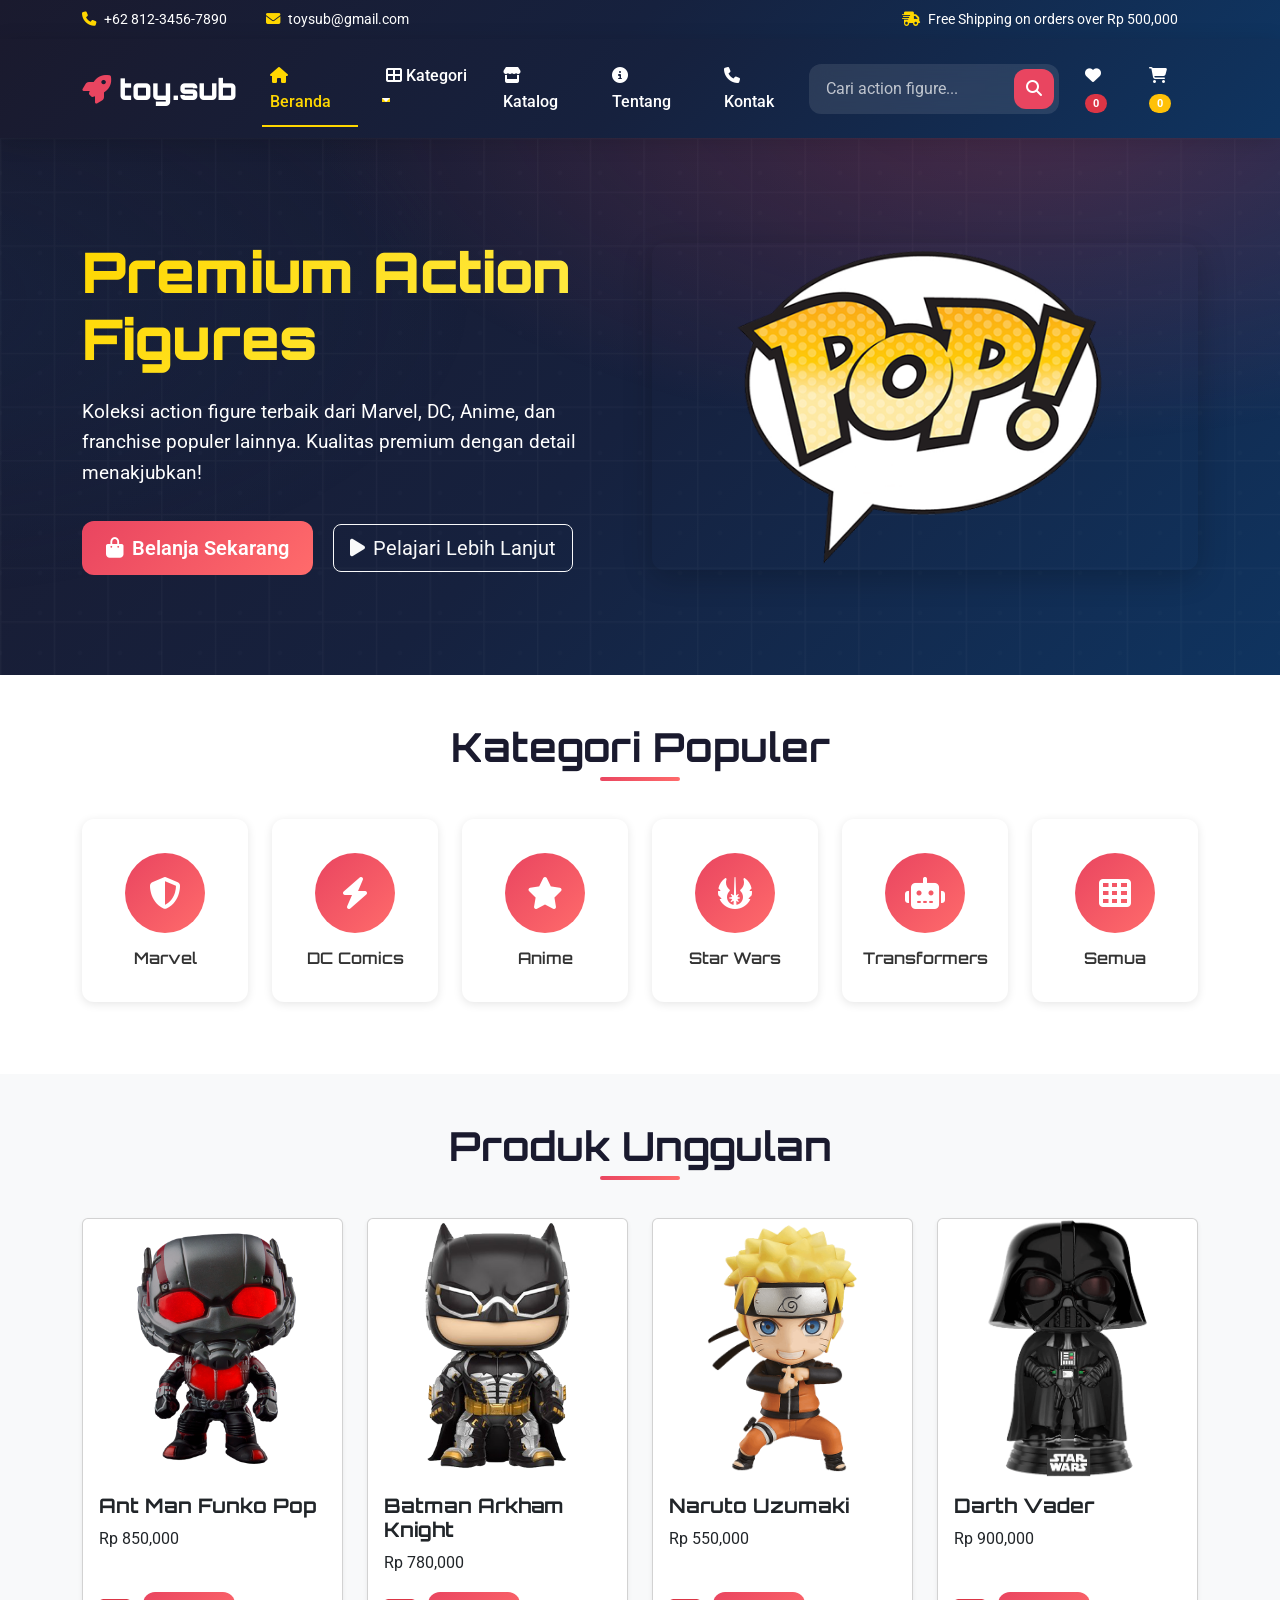
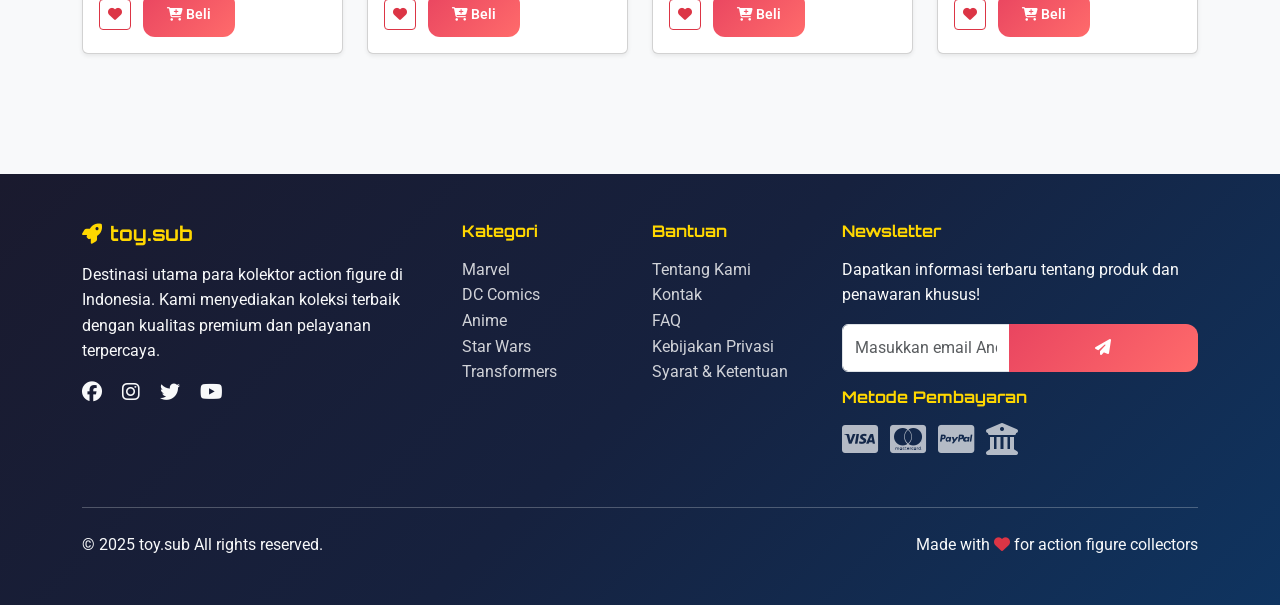
<file: index.html>
<!DOCTYPE html>
<html lang="id">
<head>
  <meta charset="UTF-8">
  <meta name="viewport" content="width=device-width, initial-scale=1">
  <title>toy.sub - Premium Action Figure Store</title>
  <link href="https://cdn.jsdelivr.net/npm/bootstrap@5.3.0/dist/css/bootstrap.min.css" rel="stylesheet">
  <link href="https://cdnjs.cloudflare.com/ajax/libs/font-awesome/6.4.0/css/all.min.css" rel="stylesheet">
  <link href="https://fonts.googleapis.com/css2?family=Orbitron:wght@400;700;900&family=Roboto:wght@300;400;500;700&display=swap" rel="stylesheet">
  <link rel="stylesheet" href="style.css">
</head>
<body>
  <!-- Top Bar -->
  <div class="top-bar">
    <div class="container">
      <div class="row align-items-center">
        <div class="col-md-6">
          <span><i class="fas fa-phone"></i> +62 812-3456-7890</span>
          <span class="ms-3"><i class="fas fa-envelope"></i> toysub@gmail.com</span>
        </div>
        <div class="col-md-6 text-end">
          <span><i class="fas fa-shipping-fast"></i> Free Shipping on orders over Rp 500,000</span>
        </div>
      </div>
    </div>
  </div>

  <!-- Navbar -->
  <nav class="navbar navbar-expand-lg navbar-dark bg-primary sticky-top">
    <div class="container">
      <a class="navbar-brand" href="#" onclick="showPage('beranda')">
        <i class="fas fa-rocket me-2"></i>toy.sub
      </a>
      <button class="navbar-toggler" type="button" data-bs-toggle="collapse" data-bs-target="#navbarNav">
        <span class="navbar-toggler-icon"></span>
      </button>
      <div class="collapse navbar-collapse" id="navbarNav">
        <ul class="navbar-nav me-auto">
          <li class="nav-item">
            <a class="nav-link active" href="#" onclick="showPage('beranda')">
              <i class="fas fa-home me-1"></i>Beranda
            </a>
          </li>
          <li class="nav-item dropdown">
            <a class="nav-link dropdown-toggle" href="#" role="button" data-bs-toggle="dropdown">
              <i class="fas fa-th-large me-1"></i>Kategori
            </a>
            <ul class="dropdown-menu">
              <li><a class="dropdown-item" href="#" onclick="filterCategory('all')">Semua Produk</a></li>
              <li><a class="dropdown-item" href="#" onclick="filterCategory('marvel')">Marvel</a></li>
              <li><a class="dropdown-item" href="#" onclick="filterCategory('dc')">DC Comics</a></li>
              <li><a class="dropdown-item" href="#" onclick="filterCategory('anime')">Anime</a></li>
              <li><a class="dropdown-item" href="#" onclick="filterCategory('starwars')">Star Wars</a></li>
              <li><a class="dropdown-item" href="#" onclick="filterCategory('transformers')">Transformers</a></li>
            </ul>
          </li>
          <li class="nav-item">
            <a class="nav-link" href="katalog.html">
              <i class="fas fa-store me-1"></i>Katalog
            </a>
          </li>
          <li class="nav-item">
            <a class="nav-link" href="tentang.html">
              <i class="fas fa-info-circle me-1"></i>Tentang
            </a>
          </li>
          <li class="nav-item">
            <a class="nav-link" href="kontak.html">
              <i class="fas fa-phone me-1"></i>Kontak
            </a>
          </li>
        </ul>
        <div class="d-flex align-items-center">
          <div class="search-box me-3">
            <input type="text" id="searchInput" placeholder="Cari action figure..." class="form-control">
            <button class="btn btn-outline-light" onclick="searchProducts()">
              <i class="fas fa-search"></i>
            </button>
          </div>
          <a class="nav-link me-3" href="#" onclick="showPage('wishlist')">
            <i class="fas fa-heart"></i>
            <span class="badge bg-danger" id="wishlistCount">0</span>
          </a>
          <a class="nav-link" href="#" onclick="showPage('keranjang')">
            <i class="fas fa-shopping-cart"></i>
            <span class="badge bg-warning" id="cartCount">0</span>
          </a>
        </div>
      </div>
    </div>
  </nav>

  <!-- Hero Section -->
  <section class="hero-section">
    <div class="parallax-bg"></div>
    <div class="hero-content">
      <div class="container">
        <div class="row align-items-center">
          <div class="col-lg-6">
            <h1 class="hero-title">Premium Action Figures</h1>
            <p class="hero-subtitle">Koleksi action figure terbaik dari Marvel, DC, Anime, dan franchise populer lainnya. Kualitas premium dengan detail menakjubkan!</p>
            <div class="hero-buttons">
              <a href="katalog.html" class="btn btn-primary btn-lg me-3">
                <i class="fas fa-shopping-bag me-2"></i>Belanja Sekarang
              </a>
              <a href="tentang.html" class="btn btn-outline-light btn-lg">
                <i class="fas fa-play me-2"></i>Pelajari Lebih Lanjut
              </a>
            </div>
          </div>
          <div class="col-lg-6">
            <div class="hero-image">
              <img src="img/logofun.png" alt="Action Figures" class="img-fluid">
            </div>
          </div>
        </div>
      </div>
    </div>
  </section>

  <!-- Featured Categories -->
  <section class="featured-categories py-5">
    <div class="container">
      <h2 class="section-title text-center mb-5">Kategori Populer</h2>
      <div class="row">
        <div class="col-md-2 col-6 mb-4">
          <div class="category-card" onclick="filterCategory('marvel')">
            <div class="category-icon">
              <i class="fas fa-shield-alt"></i>
            </div>
            <h6>Marvel</h6>
          </div>
        </div>
        <div class="col-md-2 col-6 mb-4">
          <div class="category-card" onclick="filterCategory('dc')">
            <div class="category-icon">
              <i class="fas fa-bolt"></i>
            </div>
            <h6>DC Comics</h6>
          </div>
        </div>
        <div class="col-md-2 col-6 mb-4">
          <div class="category-card" onclick="filterCategory('anime')">
            <div class="category-icon">
              <i class="fas fa-star"></i>
            </div>
            <h6>Anime</h6>
          </div>
        </div>
        <div class="col-md-2 col-6 mb-4">
          <div class="category-card" onclick="filterCategory('starwars')">
            <div class="category-icon">
              <i class="fas fa-jedi"></i>
            </div>
            <h6>Star Wars</h6>
          </div>
        </div>
        <div class="col-md-2 col-6 mb-4">
          <div class="category-card" onclick="filterCategory('transformers')">
            <div class="category-icon">
              <i class="fas fa-robot"></i>
            </div>
            <h6>Transformers</h6>
          </div>
        </div>
        <div class="col-md-2 col-6 mb-4">
          <div class="category-card" onclick="filterCategory('all')">
            <div class="category-icon">
              <i class="fas fa-th"></i>
            </div>
            <h6>Semua</h6>
          </div>
        </div>
      </div>
    </div>
  </section>

  <!-- Featured Products -->
  <section class="featured-products py-5 bg-light">
    <div class="container">
      <h2 class="section-title text-center mb-5">Produk Unggulan</h2>
      <div class="row" id="featuredProducts">
        <!-- Featured products will be loaded here -->
      </div>
    </div>
  </section>

  <!-- Pages -->
  <div class="container mt-4">
    <!-- Beranda -->
    <div id="berandaPage" class="page" style="display: none;">
      <!-- Content moved to hero section above -->
    </div>

    <!-- Catalog -->
    <div id="catalogPage" class="page" style="display:none;">
      <div class="catalog-header mb-4">
        <h2 class="section-title">Katalog Action Figures</h2>
        <div class="catalog-filters">
          <div class="row align-items-center">
            <div class="col-md-6">
              <div class="filter-buttons">
                <button class="btn btn-outline-primary active" onclick="filterCategory('all')">Semua</button>
                <button class="btn btn-outline-primary" onclick="filterCategory('marvel')">Marvel</button>
                <button class="btn btn-outline-primary" onclick="filterCategory('dc')">DC</button>
                <button class="btn btn-outline-primary" onclick="filterCategory('anime')">Anime</button>
                <button class="btn btn-outline-primary" onclick="filterCategory('starwars')">Star Wars</button>
                <button class="btn btn-outline-primary" onclick="filterCategory('transformers')">Transformers</button>
              </div>
            </div>
            <div class="col-md-6">
              <div class="sort-options">
                <select class="form-select" id="sortSelect" onchange="sortProducts()">
                  <option value="name">Urutkan berdasarkan Nama</option>
                  <option value="price-low">Harga: Rendah ke Tinggi</option>
                  <option value="price-high">Harga: Tinggi ke Rendah</option>
                  <option value="rating">Rating Tertinggi</option>
                </select>
              </div>6
            </div>
          </div>
        </div>
      </div>
      <div class="row" id="catalogList">
        <!-- Products will be displayed here by JS -->
      </div>
      <div class="text-center mt-4">
        <button class="btn btn-primary" id="loadMoreBtn" onclick="loadMoreProducts()" style="display:none;">
          <i class="fas fa-plus me-2"></i>Muat Lebih Banyak
        </button>
      </div>
    </div>

    <!-- About Page -->
    <div id="aboutPage" class="page" style="display:none;">
      <div class="row">
        <div class="col-lg-8 mx-auto">
          <h2 class="section-title text-center mb-5">Tentang toy.sub</h2>
          <div class="about-content">
            <div class="row mb-5">
              <div class="col-md-6">
                <img src="img/logofun.png " alt="About Us" class="img-fluid rounded">
              </div>
              <div class="col-md-6">
                <h4>Kami Adalah Toko Action Figure Terbaik Se Indonesia</h4>
                <p>toy.sub telah menjadi destinasi utama para kolektor action figure di Indonesia. Dengan pengalaman lebih dari 10 tahun, kami menyediakan koleksi action figure terbaik dari berbagai franchise populer.</p>
                <ul class="list-unstyled">
                  <li><i class="fas fa-check text-success me-2"></i>Produk 100% Original</li>
                  <li><i class="fas fa-check text-success me-2"></i>Garansi Kualitas</li>
                  <li><i class="fas fa-check text-success me-2"></i>Pengiriman Cepat</li>
                  <li><i class="fas fa-check text-success me-2"></i>Customer Service 24/7</li>
                </ul>
              </div>
            </div>
            <div class="row">
              <div class="col-md-4 text-center mb-4">
                <div class="feature-box">
                  <i class="fas fa-award fa-3x text-primary mb-3"></i>
                  <h5>Kualitas Premium</h5>
                  <p>Setiap action figure yang kami jual telah melalui proses quality control yang ketat.</p>
                </div>
              </div>
              <div class="col-md-4 text-center mb-4">
                <div class="feature-box">
                  <i class="fas fa-shipping-fast fa-3x text-primary mb-3"></i>
                  <h5>Pengiriman Cepat</h5>
                  <p>Pengiriman ke seluruh Indonesia dengan estimasi 1-3 hari kerja.</p>
                </div>
              </div>
              <div class="col-md-4 text-center mb-4">
                <div class="feature-box">
                  <i class="fas fa-headset fa-3x text-primary mb-3"></i>
                  <h5>Customer Support</h5>
                  <p>Tim customer service kami siap membantu Anda 24/7.</p>
                </div>
              </div>
            </div>
          </div>
        </div>
      </div>
    </div>

    <!-- Contact -->
    <div id="contactPage" class="page" style="display:none;">
      <div class="row">
        <div class="col-lg-8 mx-auto">
          <h2 class="section-title text-center mb-5">Hubungi Kami</h2>
          <div class="row">
            <div class="col-md-6">
              <div class="contact-info">
                <h4>Informasi Kontak</h4>
                <div class="contact-item">
                  <i class="fas fa-map-marker-alt text-primary me-3"></i>
                  <div>
                    <strong>Alamat</strong><br>
                    Jl. semangka. 123<br>
                    Bandung Barat 12345
                  </div>
                </div>
                <div class="contact-item">
                  <i class="fas fa-phone text-primary me-3"></i>
                  <div>
                    <strong>Telepon</strong><br>
                    +62 812-3456-7890
                  </div>
                </div>
                <div class="contact-item">
                  <i class="fas fa-envelope text-primary me-3"></i>
                  <div>
                    <strong>Email</strong><br>
                    info@toysub.com
                  </div>
                </div>
                <div class="contact-item">
                  <i class="fas fa-clock text-primary me-3"></i>
                  <div>
                    <strong>Jam Operasional</strong><br>
                    Senin - Jumat: 09:00 - 18:00<br>
                    Sabtu: 09:00 - 16:00
                  </div>
                </div>
              </div>
            </div>
            <div class="col-md-6">
              <form id="contactForm" class="contact-form">
                <div class="mb-3">
                  <label for="nama" class="form-label">Nama Lengkap</label>
                  <input type="text" class="form-control" id="nama" required>
                </div>
                <div class="mb-3">
                  <label for="email" class="form-label">Email</label>
                  <input type="email" class="form-control" id="email" required>
                </div>
                <div class="mb-3">
                  <label for="telepon" class="form-label">Nomor Telepon</label>
                  <input type="tel" class="form-control" id="telepon">
                </div>
                <div class="mb-3">
                  <label for="subjek" class="form-label">Subjek</label>
                  <select class="form-select" id="subjek" required>
                    <option value="">Pilih subjek</option>
                    <option value="pertanyaan">Pertanyaan Produk</option>
                    <option value="pemesanan">Pemesanan</option>
                    <option value="keluhan">Keluhan</option>
                    <option value="lainnya">Lainnya</option>
                  </select>
                </div>
                <div class="mb-3">
                  <label for="pesan" class="form-label">Pesan</label>
                  <textarea class="form-control" id="pesan" rows="4" required></textarea>
                </div>
                <button type="submit" class="btn btn-primary w-100">
                  <i class="fas fa-paper-plane me-2"></i>Kirim Pesan
                </button>
              </form>
              <div id="contactSuccess" class="alert alert-success mt-3" style="display:none;">
                <i class="fas fa-check-circle me-2"></i>Pesan telah terkirim! Kami akan segera menghubungi Anda.
              </div>
            </div>
          </div>
        </div>
      </div>
    </div>

    <!-- Wishlist -->
    <div id="wishlistPage" class="page" style="display:none;">
      <h2 class="section-title">Wishlist Saya</h2>
      <div id="wishlistItems">
        <!-- Wishlist items will be displayed here by JS -->
      </div>
      <div id="wishlistEmpty" class="alert alert-info text-center" style="display:none;">
        <i class="fas fa-heart-broken fa-3x mb-3"></i>
        <h4>Wishlist Kosong</h4>
        <p>Belum ada produk yang ditambahkan ke wishlist. Mulai jelajahi koleksi action figure kami!</p>
        <button class="btn btn-primary" onclick="showPage('catalog')">
          <i class="fas fa-shopping-bag me-2"></i>Mulai Belanja
        </button>
      </div>
    </div>

    <!-- Keranjang -->
    <div id="keranjangPage" class="page" style="display:none;">
      <h2 class="section-title">Keranjang Belanja</h2>
      <div class="row">
        <div class="col-lg-8">
          <div id="cartItems">
            <!-- Cart items will be displayed here by JS -->
          </div>
          <div id="cartEmpty" class="alert alert-info text-center" style="display:none;">
            <i class="fas fa-shopping-cart fa-3x mb-3"></i>
            <h4>Keranjang Kosong</h4>
            <p>Belum ada produk di keranjang Anda. Silakan pilih action figure favorit dari katalog!</p>
            <button class="btn btn-primary" onclick="showPage('catalog')">
              <i class="fas fa-shopping-bag me-2"></i>Mulai Belanja
            </button>
          </div>
        </div>
        <div class="col-lg-4">
          <div class="cart-summary">
            <h5>Ringkasan Belanja</h5>
            <div class="summary-item">
              <span>Subtotal:</span>
              <span id="subtotal">Rp 0</span>
            </div>
            <div class="summary-item">
              <span>Ongkir:</span>
              <span id="shipping">Rp 0</span>
            </div>
            <div class="summary-item total">
              <span>Total:</span>
              <span id="total">Rp 0</span>
            </div>
            <button class="btn btn-primary w-100 mt-3" onclick="proceedToCheckout()" id="checkoutBtn" disabled>
              <i class="fas fa-credit-card me-2"></i>Proses Checkout
            </button>
          </div>
        </div>
      </div>
    </div>
  </div>

  <!-- Footer -->
  <footer class="footer bg-dark text-light py-5 mt-5">
    <div class="container">
      <div class="row">
        <div class="col-lg-4 mb-4">
          <h5><i class="fas fa-rocket me-2"></i>toy.sub</h5>
          <p>Destinasi utama para kolektor action figure di Indonesia. Kami menyediakan koleksi terbaik dengan kualitas premium dan pelayanan terpercaya.</p>
          <div class="social-links">
            <a href="#" class="text-light me-3"><i class="fab fa-facebook fa-lg"></i></a>
            <a href="#" class="text-light me-3"><i class="fab fa-instagram fa-lg"></i></a>
            <a href="#" class="text-light me-3"><i class="fab fa-twitter fa-lg"></i></a>
            <a href="#" class="text-light me-3"><i class="fab fa-youtube fa-lg"></i></a>
          </div>
        </div>
        <div class="col-lg-2 col-md-6 mb-4">
          <h6>Kategori</h6>
          <ul class="list-unstyled">
            <li><a href="#" class="text-light-50" onclick="filterCategory('marvel')">Marvel</a></li>
            <li><a href="#" class="text-light-50" onclick="filterCategory('dc')">DC Comics</a></li>
            <li><a href="#" class="text-light-50" onclick="filterCategory('anime')">Anime</a></li>
            <li><a href="#" class="text-light-50" onclick="filterCategory('starwars')">Star Wars</a></li>
            <li><a href="#" class="text-light-50" onclick="filterCategory('transformers')">Transformers</a></li>
          </ul>
        </div>
        <div class="col-lg-2 col-md-6 mb-4">
          <h6>Bantuan</h6>
          <ul class="list-unstyled">
            <li><a href="tentang.html" class="text-light-50">Tentang Kami</a></li>
            <li><a href="kontak.html" class="text-light-50">Kontak</a></li>
            <li><a href="#" class="text-light-50">FAQ</a></li>
            <li><a href="#" class="text-light-50">Kebijakan Privasi</a></li>
            <li><a href="#" class="text-light-50">Syarat & Ketentuan</a></li>
          </ul>
        </div>
        <div class="col-lg-4 mb-4">
          <h6>Newsletter</h6>
          <p>Dapatkan informasi terbaru tentang produk dan penawaran khusus!</p>
          <div class="newsletter-form">
            <form class="input-group" id="newsletterForm">
              <input type="email" class="form-control" placeholder="Masukkan email Anda" required>
              <button class="btn btn-primary" type="submit">
                <i class="fas fa-paper-plane"></i>
              </button>
            </form>
          </div>
          <div class="payment-methods mt-3">
            <h6>Metode Pembayaran</h6>
            <div class="payment-icons">
              <i class="fab fa-cc-visa fa-2x me-2"></i>
              <i class="fab fa-cc-mastercard fa-2x me-2"></i>
              <i class="fab fa-cc-paypal fa-2x me-2"></i>
              <i class="fas fa-university fa-2x me-2"></i>
            </div>
          </div>
        </div>
      </div>
      <hr class="my-4">
      <div class="row align-items-center">
        <div class="col-md-6">
          <p class="mb-0">&copy; 2025 toy.sub All rights reserved.</p>
        </div>
        <div class="col-md-6 text-end">
          <p class="mb-0">Made with <i class="fas fa-heart text-danger"></i> for action figure collectors</p>
        </div>
      </div>
    </div>
  </footer>

  <!-- Back to Top Button -->
  <button id="backToTop" aria-label="Kembali ke atas">
    <i class="fas fa-arrow-up"></i>
  </button>

  <script src="https://cdn.jsdelivr.net/npm/bootstrap@5.3.0/dist/js/bootstrap.bundle.min.js"></script>
  <script src="script.js"></script>
</body>
</html>
</file>
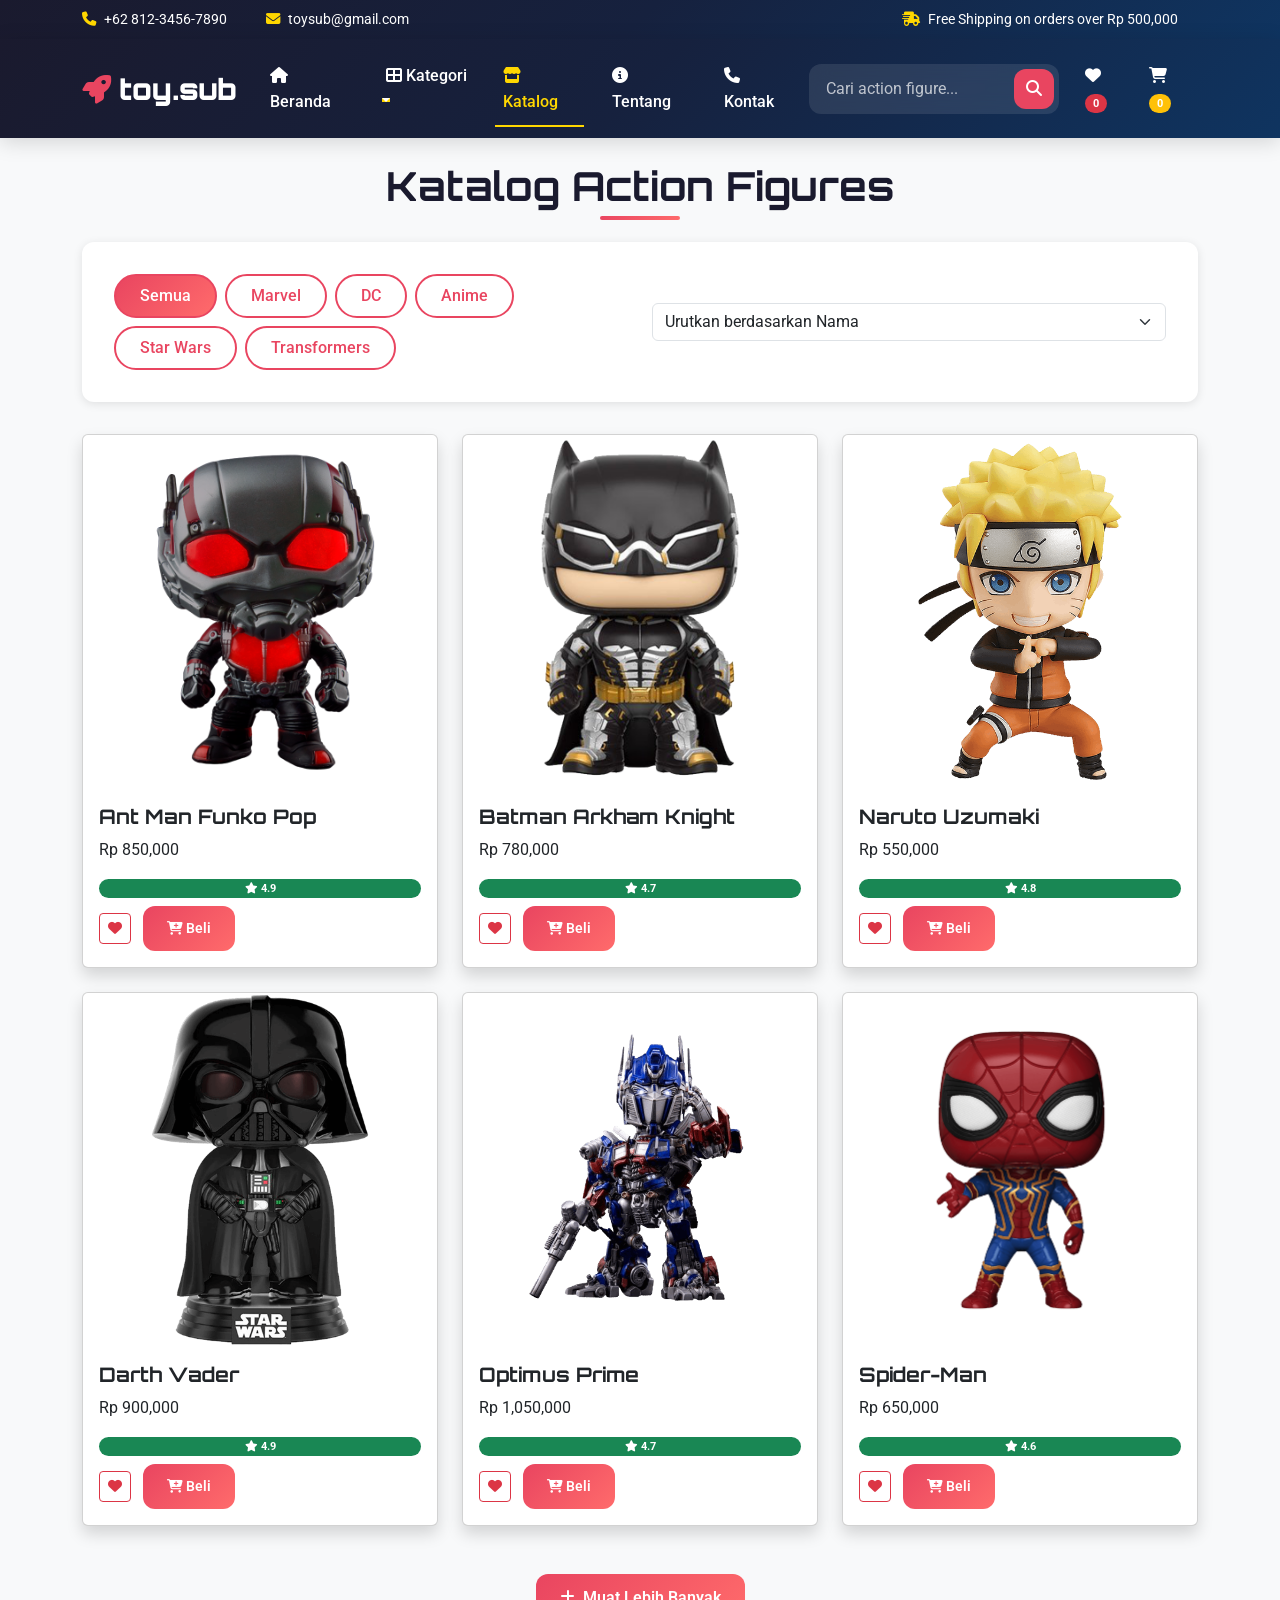
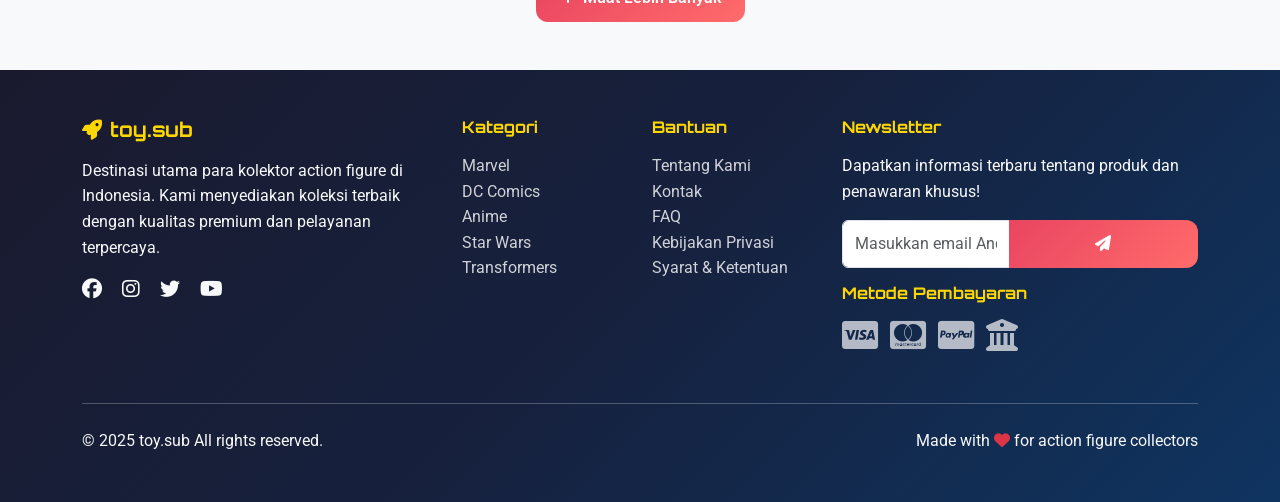
<file: katalog.html>
<!DOCTYPE html>
<html lang="id">
<head>
  <meta charset="UTF-8">
  <meta name="viewport" content="width=device-width, initial-scale=1">
  <title>Katalog - toy.sub Premium Action Figure Store</title>
  <link href="https://cdn.jsdelivr.net/npm/bootstrap@5.3.0/dist/css/bootstrap.min.css" rel="stylesheet">
  <link href="https://cdnjs.cloudflare.com/ajax/libs/font-awesome/6.4.0/css/all.min.css" rel="stylesheet">
  <link href="https://fonts.googleapis.com/css2?family=Orbitron:wght@400;700;900&family=Roboto:wght@300;400;500;700&display=swap" rel="stylesheet">
  <link rel="stylesheet" href="style.css">
</head>
<body>
  <!-- Top Bar -->
  <div class="top-bar">
    <div class="container">
      <div class="row align-items-center">
        <div class="col-md-6">
          <span><i class="fas fa-phone"></i> +62 812-3456-7890</span>
          <span class="ms-3"><i class="fas fa-envelope"></i> toysub@gmail.com</span>
        </div>
        <div class="col-md-6 text-end">
          <span><i class="fas fa-shipping-fast"></i> Free Shipping on orders over Rp 500,000</span>
        </div>
      </div>
    </div>
  </div>

  <!-- Navbar -->
  <nav class="navbar navbar-expand-lg navbar-dark bg-primary sticky-top">
    <div class="container">
      <a class="navbar-brand" href="index.html">
        <i class="fas fa-rocket me-2"></i>toy.sub
      </a>
      <button class="navbar-toggler" type="button" data-bs-toggle="collapse" data-bs-target="#navbarNav">
        <span class="navbar-toggler-icon"></span>
      </button>
      <div class="collapse navbar-collapse" id="navbarNav">
        <ul class="navbar-nav me-auto">
          <li class="nav-item">
            <a class="nav-link" href="index.html">
              <i class="fas fa-home me-1"></i>Beranda
            </a>
          </li>
          <li class="nav-item dropdown">
            <a class="nav-link dropdown-toggle" href="#" role="button" data-bs-toggle="dropdown">
              <i class="fas fa-th-large me-1"></i>Kategori
            </a>
            <ul class="dropdown-menu">
              <li><a class="dropdown-item" href="#" onclick="filterCategory('all')">Semua Produk</a></li>
              <li><a class="dropdown-item" href="#" onclick="filterCategory('marvel')">Marvel</a></li>
              <li><a class="dropdown-item" href="#" onclick="filterCategory('dc')">DC Comics</a></li>
              <li><a class="dropdown-item" href="#" onclick="filterCategory('anime')">Anime</a></li>
              <li><a class="dropdown-item" href="#" onclick="filterCategory('starwars')">Star Wars</a></li>
              <li><a class="dropdown-item" href="#" onclick="filterCategory('transformers')">Transformers</a></li>
            </ul>
          </li>
          <li class="nav-item">
            <a class="nav-link active" href="katalog.html">
              <i class="fas fa-store me-1"></i>Katalog
            </a>
          </li>
          <li class="nav-item">
            <a class="nav-link" href="tentang.html">
              <i class="fas fa-info-circle me-1"></i>Tentang
            </a>
          </li>
          <li class="nav-item">
            <a class="nav-link" href="kontak.html">
              <i class="fas fa-phone me-1"></i>Kontak
            </a>
          </li>
        </ul>
        <div class="d-flex align-items-center">
          <div class="search-box me-3">
            <input type="text" id="searchInput" placeholder="Cari action figure..." class="form-control">
            <button class="btn btn-outline-light" onclick="searchProducts()">
              <i class="fas fa-search"></i>
            </button>
          </div>
          <a class="nav-link me-3" href="#" onclick="showWishlist()">
            <i class="fas fa-heart"></i>
            <span class="badge bg-danger" id="wishlistCount">0</span>
          </a>
          <a class="nav-link" href="#" onclick="showCart()">
            <i class="fas fa-shopping-cart"></i>
            <span class="badge bg-warning" id="cartCount">0</span>
          </a>
        </div>
      </div>
    </div>
  </nav>

  <!-- Main Content -->
  <div class="container mt-4">
    <!-- Catalog Header -->
    <div class="catalog-header mb-4">
      <h2 class="section-title">Katalog Action Figures</h2>
      <div class="catalog-filters">
        <div class="row align-items-center">
          <div class="col-md-6">
            <div class="filter-buttons">
              <button class="btn btn-outline-primary active" onclick="filterCategory('all')">Semua</button>
              <button class="btn btn-outline-primary" onclick="filterCategory('marvel')">Marvel</button>
              <button class="btn btn-outline-primary" onclick="filterCategory('dc')">DC</button>
              <button class="btn btn-outline-primary" onclick="filterCategory('anime')">Anime</button>
              <button class="btn btn-outline-primary" onclick="filterCategory('starwars')">Star Wars</button>
              <button class="btn btn-outline-primary" onclick="filterCategory('transformers')">Transformers</button>
            </div>
          </div>
          <div class="col-md-6">
            <div class="sort-options">
              <select class="form-select" id="sortSelect" onchange="sortProducts()">
                <option value="name">Urutkan berdasarkan Nama</option>
                <option value="price-low">Harga: Rendah ke Tinggi</option>
                <option value="price-high">Harga: Tinggi ke Rendah</option>
                <option value="rating">Rating Tertinggi</option>
              </select>
            </div>
          </div>
        </div>
      </div>
    </div>

    <!-- Products Grid -->
    <div class="row" id="catalogList">
      <!-- Products will be displayed here by JS -->
    </div>
    
    <div class="text-center mt-4">
      <button class="btn btn-primary" id="loadMoreBtn" onclick="loadMoreProducts()" style="display:none;">
        <i class="fas fa-plus me-2"></i>Muat Lebih Banyak
      </button>
    </div>
  </div>

  <!-- Footer -->
  <footer class="footer bg-dark text-light py-5 mt-5">
    <div class="container">
      <div class="row">
        <div class="col-lg-4 mb-4">
          <h5><i class="fas fa-rocket me-2"></i>toy.sub</h5>
          <p>Destinasi utama para kolektor action figure di Indonesia. Kami menyediakan koleksi terbaik dengan kualitas premium dan pelayanan terpercaya.</p>
          <div class="social-links">
            <a href="#" class="text-light me-3"><i class="fab fa-facebook fa-lg"></i></a>
            <a href="#" class="text-light me-3"><i class="fab fa-instagram fa-lg"></i></a>
            <a href="#" class="text-light me-3"><i class="fab fa-twitter fa-lg"></i></a>
            <a href="#" class="text-light me-3"><i class="fab fa-youtube fa-lg"></i></a>
          </div>
        </div>
        <div class="col-lg-2 col-md-6 mb-4">
          <h6>Kategori</h6>
          <ul class="list-unstyled">
            <li><a href="#" class="text-light-50" onclick="filterCategory('marvel')">Marvel</a></li>
            <li><a href="#" class="text-light-50" onclick="filterCategory('dc')">DC Comics</a></li>
            <li><a href="#" class="text-light-50" onclick="filterCategory('anime')">Anime</a></li>
            <li><a href="#" class="text-light-50" onclick="filterCategory('starwars')">Star Wars</a></li>
            <li><a href="#" class="text-light-50" onclick="filterCategory('transformers')">Transformers</a></li>
          </ul>
        </div>
        <div class="col-lg-2 col-md-6 mb-4">
          <h6>Bantuan</h6>
          <ul class="list-unstyled">
            <li><a href="tentang.html" class="text-light-50">Tentang Kami</a></li>
            <li><a href="kontak.html" class="text-light-50">Kontak</a></li>
            <li><a href="#" class="text-light-50">FAQ</a></li>
            <li><a href="#" class="text-light-50">Kebijakan Privasi</a></li>
            <li><a href="#" class="text-light-50">Syarat & Ketentuan</a></li>
          </ul>
        </div>
        <div class="col-lg-4 mb-4">
          <h6>Newsletter</h6>
          <p>Dapatkan informasi terbaru tentang produk dan penawaran khusus!</p>
          <div class="newsletter-form">
            <form class="input-group" id="newsletterForm">
              <input type="email" class="form-control" placeholder="Masukkan email Anda" required>
              <button class="btn btn-primary" type="submit">
                <i class="fas fa-paper-plane"></i>
              </button>
            </form>
          </div>
          <div class="payment-methods mt-3">
            <h6>Metode Pembayaran</h6>
            <div class="payment-icons">
              <i class="fab fa-cc-visa fa-2x me-2"></i>
              <i class="fab fa-cc-mastercard fa-2x me-2"></i>
              <i class="fab fa-cc-paypal fa-2x me-2"></i>
              <i class="fas fa-university fa-2x me-2"></i>
            </div>
          </div>
        </div>
      </div>
      <hr class="my-4">
      <div class="row align-items-center">
        <div class="col-md-6">
          <p class="mb-0">&copy; 2025 toy.sub All rights reserved.</p>
        </div>
        <div class="col-md-6 text-end">
          <p class="mb-0">Made with <i class="fas fa-heart text-danger"></i> for action figure collectors</p>
        </div>
      </div>
    </div>
  </footer>

  <!-- Back to Top Button -->
  <button id="backToTop" aria-label="Kembali ke atas">
    <i class="fas fa-arrow-up"></i>
  </button>

  <script src="https://cdn.jsdelivr.net/npm/bootstrap@5.3.0/dist/js/bootstrap.bundle.min.js"></script>
  <script src="script.js"></script>
</body>
</html>
</file>
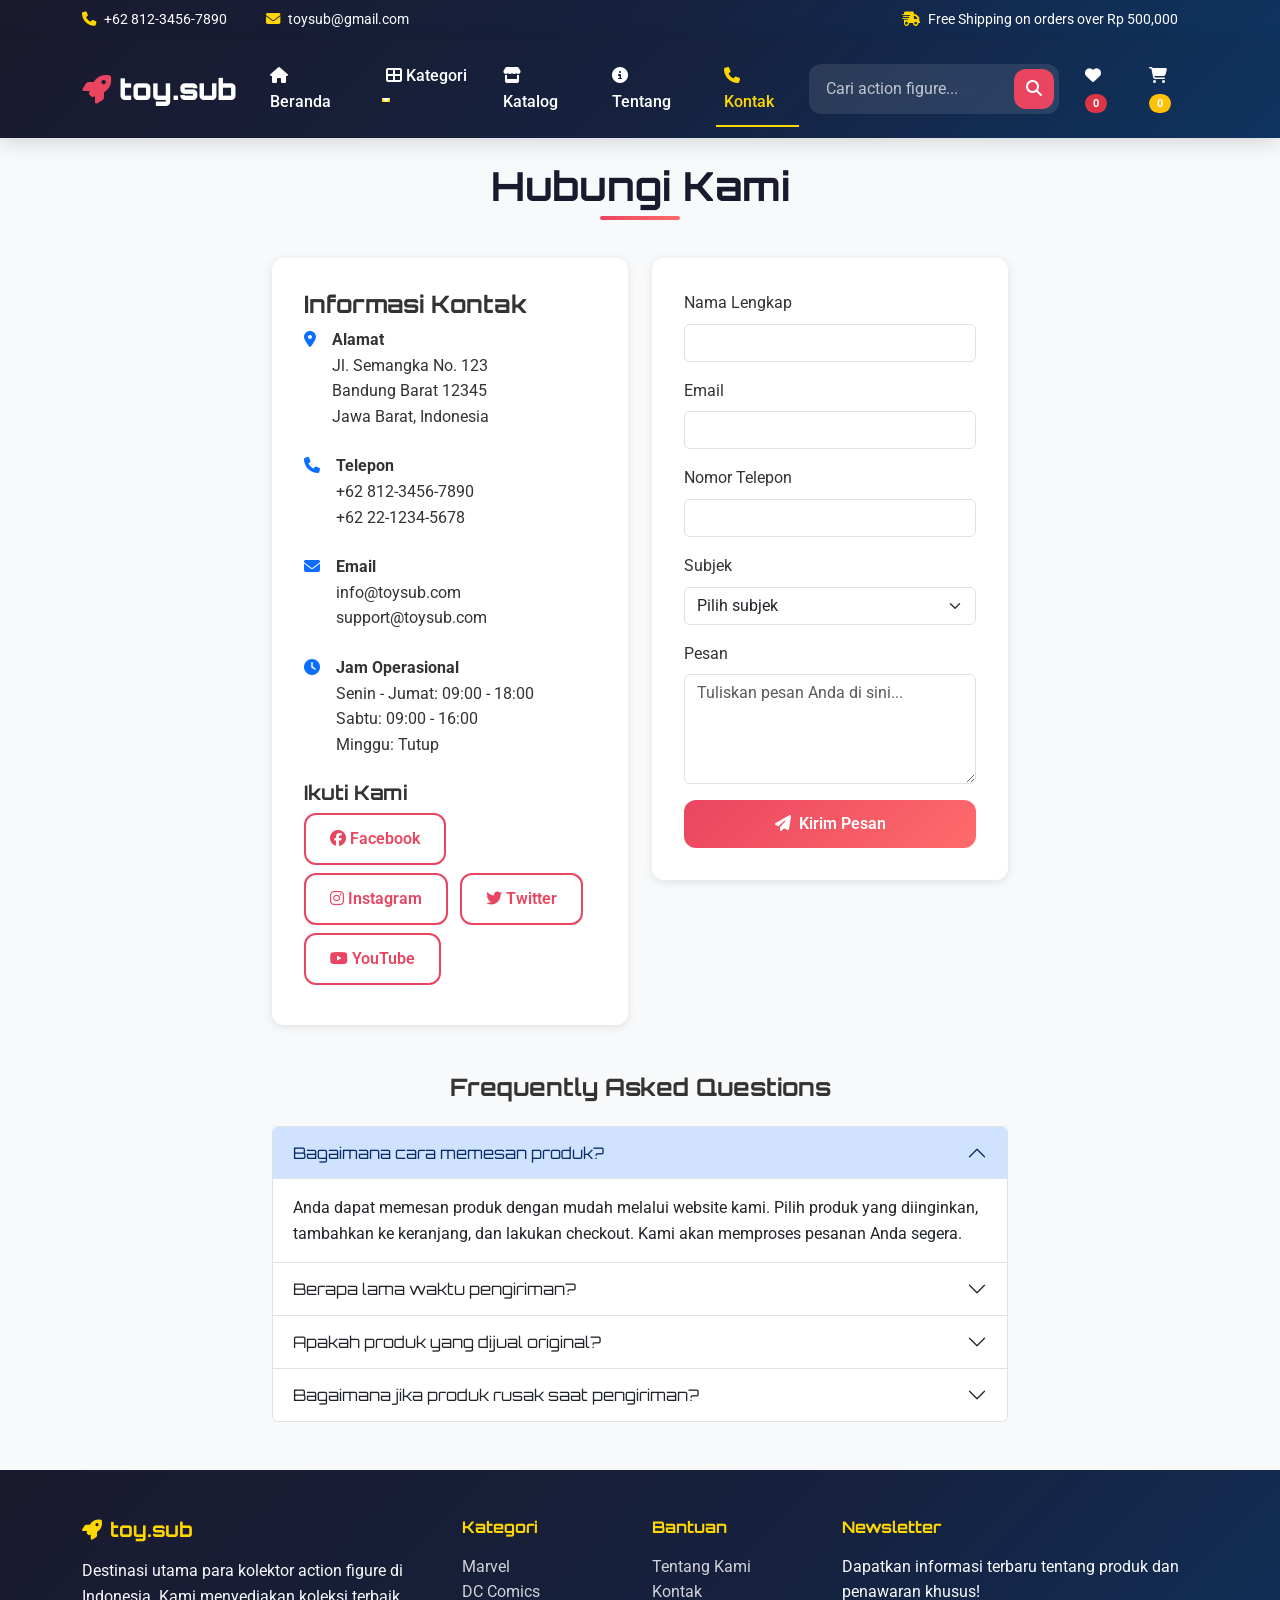
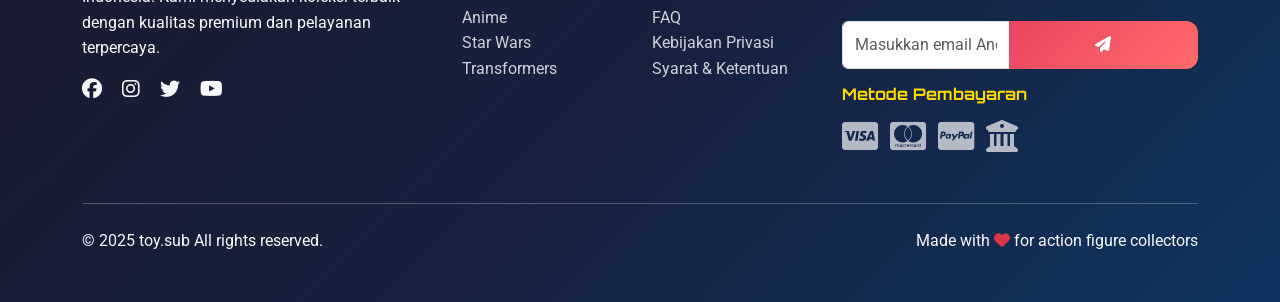
<file: kontak.html>
<!DOCTYPE html>
<html lang="id">
<head>
  <meta charset="UTF-8">
  <meta name="viewport" content="width=device-width, initial-scale=1">
  <title>Kontak - toy.sub Premium Action Figure Store</title>
  <link href="https://cdn.jsdelivr.net/npm/bootstrap@5.3.0/dist/css/bootstrap.min.css" rel="stylesheet">
  <link href="https://cdnjs.cloudflare.com/ajax/libs/font-awesome/6.4.0/css/all.min.css" rel="stylesheet">
  <link href="https://fonts.googleapis.com/css2?family=Orbitron:wght@400;700;900&family=Roboto:wght@300;400;500;700&display=swap" rel="stylesheet">
  <link rel="stylesheet" href="style.css">
</head>
<body>
  <!-- Top Bar -->
  <div class="top-bar">
    <div class="container">
      <div class="row align-items-center">
        <div class="col-md-6">
          <span><i class="fas fa-phone"></i> +62 812-3456-7890</span>
          <span class="ms-3"><i class="fas fa-envelope"></i> toysub@gmail.com</span>
        </div>
        <div class="col-md-6 text-end">
          <span><i class="fas fa-shipping-fast"></i> Free Shipping on orders over Rp 500,000</span>
        </div>
      </div>
    </div>
  </div>

  <!-- Navbar -->
  <nav class="navbar navbar-expand-lg navbar-dark bg-primary sticky-top">
    <div class="container">
      <a class="navbar-brand" href="index.html">
        <i class="fas fa-rocket me-2"></i>toy.sub
      </a>
      <button class="navbar-toggler" type="button" data-bs-toggle="collapse" data-bs-target="#navbarNav">
        <span class="navbar-toggler-icon"></span>
      </button>
      <div class="collapse navbar-collapse" id="navbarNav">
        <ul class="navbar-nav me-auto">
          <li class="nav-item">
            <a class="nav-link" href="index.html">
              <i class="fas fa-home me-1"></i>Beranda
            </a>
          </li>
          <li class="nav-item dropdown">
            <a class="nav-link dropdown-toggle" href="#" role="button" data-bs-toggle="dropdown">
              <i class="fas fa-th-large me-1"></i>Kategori
            </a>
            <ul class="dropdown-menu">
              <li><a class="dropdown-item" href="katalog.html">Semua Produk</a></li>
              <li><a class="dropdown-item" href="katalog.html#marvel">Marvel</a></li>
              <li><a class="dropdown-item" href="katalog.html#dc">DC Comics</a></li>
              <li><a class="dropdown-item" href="katalog.html#anime">Anime</a></li>
              <li><a class="dropdown-item" href="katalog.html#starwars">Star Wars</a></li>
              <li><a class="dropdown-item" href="katalog.html#transformers">Transformers</a></li>
            </ul>
          </li>
          <li class="nav-item">
            <a class="nav-link" href="katalog.html">
              <i class="fas fa-store me-1"></i>Katalog
            </a>
          </li>
          <li class="nav-item">
            <a class="nav-link" href="tentang.html">
              <i class="fas fa-info-circle me-1"></i>Tentang
            </a>
          </li>
          <li class="nav-item">
            <a class="nav-link active" href="kontak.html">
              <i class="fas fa-phone me-1"></i>Kontak
            </a>
          </li>
        </ul>
        <div class="d-flex align-items-center">
          <div class="search-box me-3">
            <input type="text" id="searchInput" placeholder="Cari action figure..." class="form-control">
            <button class="btn btn-outline-light" onclick="searchProducts()">
              <i class="fas fa-search"></i>
            </button>
          </div>
          <a class="nav-link me-3" href="#" onclick="showWishlist()">
            <i class="fas fa-heart"></i>
            <span class="badge bg-danger" id="wishlistCount">0</span>
          </a>
          <a class="nav-link" href="#" onclick="showCart()">
            <i class="fas fa-shopping-cart"></i>
            <span class="badge bg-warning" id="cartCount">0</span>
          </a>
        </div>
      </div>
    </div>
  </nav>

  <!-- Main Content -->
  <div class="container mt-4">
    <div class="row">
      <div class="col-lg-8 mx-auto">
        <h2 class="section-title text-center mb-5">Hubungi Kami</h2>
        <div class="row">
          <div class="col-md-6">
            <div class="contact-info">
              <h4>Informasi Kontak</h4>
              <div class="contact-item">
                <i class="fas fa-map-marker-alt text-primary me-3"></i>
                <div>
                  <strong>Alamat</strong><br>
                  Jl. Semangka No. 123<br>
                  Bandung Barat 12345<br>
                  Jawa Barat, Indonesia
                </div>
              </div>
              <div class="contact-item">
                <i class="fas fa-phone text-primary me-3"></i>
                <div>
                  <strong>Telepon</strong><br>
                  +62 812-3456-7890<br>
                  +62 22-1234-5678
                </div>
              </div>
              <div class="contact-item">
                <i class="fas fa-envelope text-primary me-3"></i>
                <div>
                  <strong>Email</strong><br>
                  info@toysub.com<br>
                  support@toysub.com
                </div>
              </div>
              <div class="contact-item">
                <i class="fas fa-clock text-primary me-3"></i>
                <div>
                  <strong>Jam Operasional</strong><br>
                  Senin - Jumat: 09:00 - 18:00<br>
                  Sabtu: 09:00 - 16:00<br>
                  Minggu: Tutup
                </div>
              </div>
              
              <div class="mt-4">
                <h5>Ikuti Kami</h5>
                <div class="social-links">
                  <a href="#" class="btn btn-outline-primary me-2 mb-2">
                    <i class="fab fa-facebook me-1"></i>Facebook
                  </a>
                  <a href="#" class="btn btn-outline-primary me-2 mb-2">
                    <i class="fab fa-instagram me-1"></i>Instagram
                  </a>
                  <a href="#" class="btn btn-outline-primary me-2 mb-2">
                    <i class="fab fa-twitter me-1"></i>Twitter
                  </a>
                  <a href="#" class="btn btn-outline-primary me-2 mb-2">
                    <i class="fab fa-youtube me-1"></i>YouTube
                  </a>
                </div>
              </div>
            </div>
          </div>
          <div class="col-md-6">
            <form id="contactForm" class="contact-form">
              <div class="mb-3">
                <label for="nama" class="form-label">Nama Lengkap</label>
                <input type="text" class="form-control" id="nama" required>
              </div>
              <div class="mb-3">
                <label for="email" class="form-label">Email</label>
                <input type="email" class="form-control" id="email" required>
              </div>
              <div class="mb-3">
                <label for="telepon" class="form-label">Nomor Telepon</label>
                <input type="tel" class="form-control" id="telepon">
              </div>
              <div class="mb-3">
                <label for="subjek" class="form-label">Subjek</label>
                <select class="form-select" id="subjek" required>
                  <option value="">Pilih subjek</option>
                  <option value="pertanyaan">Pertanyaan Produk</option>
                  <option value="pemesanan">Pemesanan</option>
                  <option value="keluhan">Keluhan</option>
                  <option value="kerjasama">Kerjasama</option>
                  <option value="lainnya">Lainnya</option>
                </select>
              </div>
              <div class="mb-3">
                <label for="pesan" class="form-label">Pesan</label>
                <textarea class="form-control" id="pesan" rows="4" required placeholder="Tuliskan pesan Anda di sini..."></textarea>
              </div>
              <button type="submit" class="btn btn-primary w-100">
                <i class="fas fa-paper-plane me-2"></i>Kirim Pesan
              </button>
            </form>
            <div id="contactSuccess" class="alert alert-success mt-3" style="display:none;">
              <i class="fas fa-check-circle me-2"></i>Pesan telah terkirim! Kami akan segera menghubungi Anda.
            </div>
          </div>
        </div>

        <!-- FAQ Section -->
        <div class="row mt-5">
          <div class="col-12">
            <h4 class="text-center mb-4">Frequently Asked Questions</h4>
            <div class="accordion" id="faqAccordion">
              <div class="accordion-item">
                <h2 class="accordion-header" id="faq1">
                  <button class="accordion-button" type="button" data-bs-toggle="collapse" data-bs-target="#collapse1">
                    Bagaimana cara memesan produk?
                  </button>
                </h2>
                <div id="collapse1" class="accordion-collapse collapse show" data-bs-parent="#faqAccordion">
                  <div class="accordion-body">
                    Anda dapat memesan produk dengan mudah melalui website kami. Pilih produk yang diinginkan, tambahkan ke keranjang, dan lakukan checkout. Kami akan memproses pesanan Anda segera.
                  </div>
                </div>
              </div>
              <div class="accordion-item">
                <h2 class="accordion-header" id="faq2">
                  <button class="accordion-button collapsed" type="button" data-bs-toggle="collapse" data-bs-target="#collapse2">
                    Berapa lama waktu pengiriman?
                  </button>
                </h2>
                <div id="collapse2" class="accordion-collapse collapse" data-bs-parent="#faqAccordion">
                  <div class="accordion-body">
                    Waktu pengiriman bervariasi tergantung lokasi tujuan. Untuk area Jabodetabek: 1-2 hari kerja, Jawa: 2-3 hari kerja, dan luar Jawa: 3-5 hari kerja.
                  </div>
                </div>
              </div>
              <div class="accordion-item">
                <h2 class="accordion-header" id="faq3">
                  <button class="accordion-button collapsed" type="button" data-bs-toggle="collapse" data-bs-target="#collapse3">
                    Apakah produk yang dijual original?
                  </button>
                </h2>
                <div id="collapse3" class="accordion-collapse collapse" data-bs-parent="#faqAccordion">
                  <div class="accordion-body">
                    Ya, semua produk yang kami jual adalah 100% original dan memiliki garansi keaslian. Kami bekerja langsung dengan distributor resmi dari berbagai brand internasional.
                  </div>
                </div>
              </div>
              <div class="accordion-item">
                <h2 class="accordion-header" id="faq4">
                  <button class="accordion-button collapsed" type="button" data-bs-toggle="collapse" data-bs-target="#collapse4">
                    Bagaimana jika produk rusak saat pengiriman?
                  </button>
                </h2>
                <div id="collapse4" class="accordion-collapse collapse" data-bs-parent="#faqAccordion">
                  <div class="accordion-body">
                    Jika produk rusak saat pengiriman, silakan laporkan dalam 24 jam setelah menerima paket. Kami akan mengganti produk yang rusak atau mengembalikan uang Anda.
                  </div>
                </div>
              </div>
            </div>
          </div>
        </div>
      </div>
    </div>
  </div>

  <!-- Footer -->
  <footer class="footer bg-dark text-light py-5 mt-5">
    <div class="container">
      <div class="row">
        <div class="col-lg-4 mb-4">
          <h5><i class="fas fa-rocket me-2"></i>toy.sub</h5>
          <p>Destinasi utama para kolektor action figure di Indonesia. Kami menyediakan koleksi terbaik dengan kualitas premium dan pelayanan terpercaya.</p>
          <div class="social-links">
            <a href="#" class="text-light me-3"><i class="fab fa-facebook fa-lg"></i></a>
            <a href="#" class="text-light me-3"><i class="fab fa-instagram fa-lg"></i></a>
            <a href="#" class="text-light me-3"><i class="fab fa-twitter fa-lg"></i></a>
            <a href="#" class="text-light me-3"><i class="fab fa-youtube fa-lg"></i></a>
          </div>
        </div>
        <div class="col-lg-2 col-md-6 mb-4">
          <h6>Kategori</h6>
          <ul class="list-unstyled">
            <li><a href="katalog.html" class="text-light-50">Marvel</a></li>
            <li><a href="katalog.html" class="text-light-50">DC Comics</a></li>
            <li><a href="katalog.html" class="text-light-50">Anime</a></li>
            <li><a href="katalog.html" class="text-light-50">Star Wars</a></li>
            <li><a href="katalog.html" class="text-light-50">Transformers</a></li>
          </ul>
        </div>
        <div class="col-lg-2 col-md-6 mb-4">
          <h6>Bantuan</h6>
          <ul class="list-unstyled">
            <li><a href="tentang.html" class="text-light-50">Tentang Kami</a></li>
            <li><a href="kontak.html" class="text-light-50">Kontak</a></li>
            <li><a href="#" class="text-light-50">FAQ</a></li>
            <li><a href="#" class="text-light-50">Kebijakan Privasi</a></li>
            <li><a href="#" class="text-light-50">Syarat & Ketentuan</a></li>
          </ul>
        </div>
        <div class="col-lg-4 mb-4">
          <h6>Newsletter</h6>
          <p>Dapatkan informasi terbaru tentang produk dan penawaran khusus!</p>
          <div class="newsletter-form">
            <form class="input-group" id="newsletterForm">
              <input type="email" class="form-control" placeholder="Masukkan email Anda" required>
              <button class="btn btn-primary" type="submit">
                <i class="fas fa-paper-plane"></i>
              </button>
            </form>
          </div>
          <div class="payment-methods mt-3">
            <h6>Metode Pembayaran</h6>
            <div class="payment-icons">
              <i class="fab fa-cc-visa fa-2x me-2"></i>
              <i class="fab fa-cc-mastercard fa-2x me-2"></i>
              <i class="fab fa-cc-paypal fa-2x me-2"></i>
              <i class="fas fa-university fa-2x me-2"></i>
            </div>
          </div>
        </div>
      </div>
      <hr class="my-4">
      <div class="row align-items-center">
        <div class="col-md-6">
          <p class="mb-0">&copy; 2025 toy.sub All rights reserved.</p>
        </div>
        <div class="col-md-6 text-end">
          <p class="mb-0">Made with <i class="fas fa-heart text-danger"></i> for action figure collectors</p>
        </div>
      </div>
    </div>
  </footer>

  <!-- Back to Top Button -->
  <button id="backToTop" aria-label="Kembali ke atas">
    <i class="fas fa-arrow-up"></i>
  </button>

  <script src="https://cdn.jsdelivr.net/npm/bootstrap@5.3.0/dist/js/bootstrap.bundle.min.js"></script>
  <script src="script.js"></script>
</body>
</html>
</file>
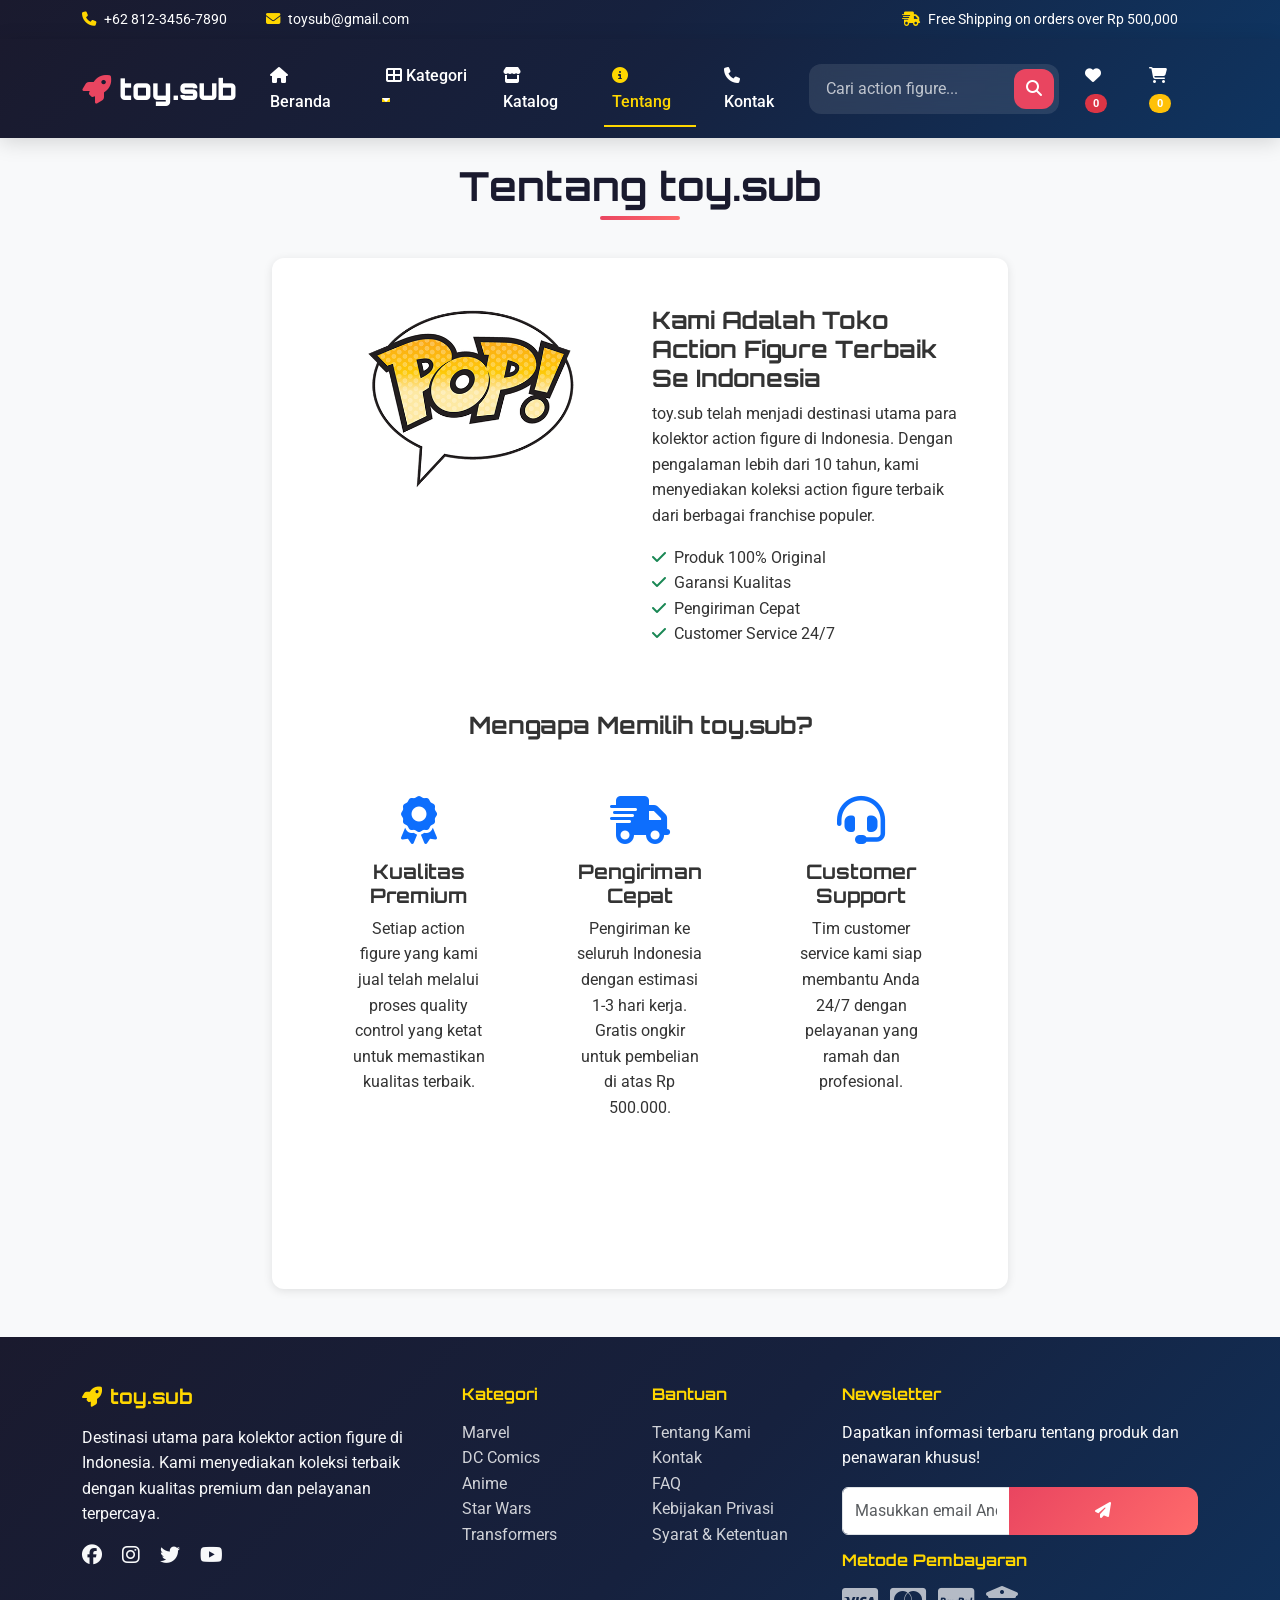
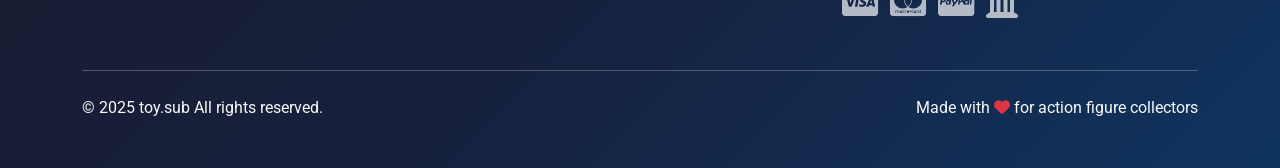
<file: tentang.html>
<!DOCTYPE html>
<html lang="id">
<head>
  <meta charset="UTF-8">
  <meta name="viewport" content="width=device-width, initial-scale=1">
  <title>Tentang Kami - toy.sub Premium Action Figure Store</title>
  <link href="https://cdn.jsdelivr.net/npm/bootstrap@5.3.0/dist/css/bootstrap.min.css" rel="stylesheet">
  <link href="https://cdnjs.cloudflare.com/ajax/libs/font-awesome/6.4.0/css/all.min.css" rel="stylesheet">
  <link href="https://fonts.googleapis.com/css2?family=Orbitron:wght@400;700;900&family=Roboto:wght@300;400;500;700&display=swap" rel="stylesheet">
  <link rel="stylesheet" href="style.css">
</head>
<body>
  <!-- Top Bar -->
  <div class="top-bar">
    <div class="container">
      <div class="row align-items-center">
        <div class="col-md-6">
          <span><i class="fas fa-phone"></i> +62 812-3456-7890</span>
          <span class="ms-3"><i class="fas fa-envelope"></i> toysub@gmail.com</span>
        </div>
        <div class="col-md-6 text-end">
          <span><i class="fas fa-shipping-fast"></i> Free Shipping on orders over Rp 500,000</span>
        </div>
      </div>
    </div>
  </div>

  <!-- Navbar -->
  <nav class="navbar navbar-expand-lg navbar-dark bg-primary sticky-top">
    <div class="container">
      <a class="navbar-brand" href="index.html">
        <i class="fas fa-rocket me-2"></i>toy.sub
      </a>
      <button class="navbar-toggler" type="button" data-bs-toggle="collapse" data-bs-target="#navbarNav">
        <span class="navbar-toggler-icon"></span>
      </button>
      <div class="collapse navbar-collapse" id="navbarNav">
        <ul class="navbar-nav me-auto">
          <li class="nav-item">
            <a class="nav-link" href="index.html">
              <i class="fas fa-home me-1"></i>Beranda
            </a>
          </li>
          <li class="nav-item dropdown">
            <a class="nav-link dropdown-toggle" href="#" role="button" data-bs-toggle="dropdown">
              <i class="fas fa-th-large me-1"></i>Kategori
            </a>
            <ul class="dropdown-menu">
              <li><a class="dropdown-item" href="katalog.html">Semua Produk</a></li>
              <li><a class="dropdown-item" href="katalog.html#marvel">Marvel</a></li>
              <li><a class="dropdown-item" href="katalog.html#dc">DC Comics</a></li>
              <li><a class="dropdown-item" href="katalog.html#anime">Anime</a></li>
              <li><a class="dropdown-item" href="katalog.html#starwars">Star Wars</a></li>
              <li><a class="dropdown-item" href="katalog.html#transformers">Transformers</a></li>
            </ul>
          </li>
          <li class="nav-item">
            <a class="nav-link" href="katalog.html">
              <i class="fas fa-store me-1"></i>Katalog
            </a>
          </li>
          <li class="nav-item">
            <a class="nav-link active" href="tentang.html">
              <i class="fas fa-info-circle me-1"></i>Tentang
            </a>
          </li>
          <li class="nav-item">
            <a class="nav-link" href="kontak.html">
              <i class="fas fa-phone me-1"></i>Kontak
            </a>
          </li>
        </ul>
        <div class="d-flex align-items-center">
          <div class="search-box me-3">
            <input type="text" id="searchInput" placeholder="Cari action figure..." class="form-control">
            <button class="btn btn-outline-light" onclick="searchProducts()">
              <i class="fas fa-search"></i>
            </button>
          </div>
          <a class="nav-link me-3" href="#" onclick="showWishlist()">
            <i class="fas fa-heart"></i>
            <span class="badge bg-danger" id="wishlistCount">0</span>
          </a>
          <a class="nav-link" href="#" onclick="showCart()">
            <i class="fas fa-shopping-cart"></i>
            <span class="badge bg-warning" id="cartCount">0</span>
          </a>
        </div>
      </div>
    </div>
  </nav>

  <!-- Main Content -->
  <div class="container mt-4">
    <div class="row">
      <div class="col-lg-8 mx-auto">
        <h2 class="section-title text-center mb-5">Tentang toy.sub</h2>
        <div class="about-content">
          <div class="row mb-5">
            <div class="col-md-6">
              <img src="img/logofun.png" alt="About Us" class="img-fluid rounded">
            </div>
            <div class="col-md-6">
              <h4>Kami Adalah Toko Action Figure Terbaik Se Indonesia</h4>
              <p>toy.sub telah menjadi destinasi utama para kolektor action figure di Indonesia. Dengan pengalaman lebih dari 10 tahun, kami menyediakan koleksi action figure terbaik dari berbagai franchise populer.</p>
              <ul class="list-unstyled">
                <li><i class="fas fa-check text-success me-2"></i>Produk 100% Original</li>
                <li><i class="fas fa-check text-success me-2"></i>Garansi Kualitas</li>
                <li><i class="fas fa-check text-success me-2"></i>Pengiriman Cepat</li>
                <li><i class="fas fa-check text-success me-2"></i>Customer Service 24/7</li>
              </ul>
            </div>
          </div>
          
          <div class="row mb-5">
            <div class="col-12">
              <h4 class="text-center mb-4">Mengapa Memilih toy.sub?</h4>
              <div class="row">
                <div class="col-md-4 text-center mb-4">
                  <div class="feature-box">
                    <i class="fas fa-award fa-3x text-primary mb-3"></i>
                    <h5>Kualitas Premium</h5>
                    <p>Setiap action figure yang kami jual telah melalui proses quality control yang ketat untuk memastikan kualitas terbaik.</p>
                  </div>
                </div>
                <div class="col-md-4 text-center mb-4">
                  <div class="feature-box">
                    <i class="fas fa-shipping-fast fa-3x text-primary mb-3"></i>
                    <h5>Pengiriman Cepat</h5>
                    <p>Pengiriman ke seluruh Indonesia dengan estimasi 1-3 hari kerja. Gratis ongkir untuk pembelian di atas Rp 500.000.</p>
                  </div>
                </div>
                <div class="col-md-4 text-center mb-4">
                  <div class="feature-box">
                    <i class="fas fa-headset fa-3x text-primary mb-3"></i>
                    <h5>Customer Support</h5>
                    <p>Tim customer service kami siap membantu Anda 24/7 dengan pelayanan yang ramah dan profesional.</p>
                  </div>
                </div>
              </div>
            </div>
          </div>

        </div>
      </div>
    </div>
  </div>

  <!-- Footer -->
  <footer class="footer bg-dark text-light py-5 mt-5">
    <div class="container">
      <div class="row">
        <div class="col-lg-4 mb-4">
          <h5><i class="fas fa-rocket me-2"></i>toy.sub</h5>
          <p>Destinasi utama para kolektor action figure di Indonesia. Kami menyediakan koleksi terbaik dengan kualitas premium dan pelayanan terpercaya.</p>
          <div class="social-links">
            <a href="#" class="text-light me-3"><i class="fab fa-facebook fa-lg"></i></a>
            <a href="#" class="text-light me-3"><i class="fab fa-instagram fa-lg"></i></a>
            <a href="#" class="text-light me-3"><i class="fab fa-twitter fa-lg"></i></a>
            <a href="#" class="text-light me-3"><i class="fab fa-youtube fa-lg"></i></a>
          </div>
        </div>
        <div class="col-lg-2 col-md-6 mb-4">
          <h6>Kategori</h6>
          <ul class="list-unstyled">
            <li><a href="katalog.html" class="text-light-50">Marvel</a></li>
            <li><a href="katalog.html" class="text-light-50">DC Comics</a></li>
            <li><a href="katalog.html" class="text-light-50">Anime</a></li>
            <li><a href="katalog.html" class="text-light-50">Star Wars</a></li>
            <li><a href="katalog.html" class="text-light-50">Transformers</a></li>
          </ul>
        </div>
        <div class="col-lg-2 col-md-6 mb-4">
          <h6>Bantuan</h6>
          <ul class="list-unstyled">
            <li><a href="tentang.html" class="text-light-50">Tentang Kami</a></li>
            <li><a href="kontak.html" class="text-light-50">Kontak</a></li>
            <li><a href="#" class="text-light-50">FAQ</a></li>
            <li><a href="#" class="text-light-50">Kebijakan Privasi</a></li>
            <li><a href="#" class="text-light-50">Syarat & Ketentuan</a></li>
          </ul>
        </div>
        <div class="col-lg-4 mb-4">
          <h6>Newsletter</h6>
          <p>Dapatkan informasi terbaru tentang produk dan penawaran khusus!</p>
          <div class="newsletter-form">
            <form class="input-group" id="newsletterForm">
              <input type="email" class="form-control" placeholder="Masukkan email Anda" required>
              <button class="btn btn-primary" type="submit">
                <i class="fas fa-paper-plane"></i>
              </button>
            </form>
          </div>
          <div class="payment-methods mt-3">
            <h6>Metode Pembayaran</h6>
            <div class="payment-icons">
              <i class="fab fa-cc-visa fa-2x me-2"></i>
              <i class="fab fa-cc-mastercard fa-2x me-2"></i>
              <i class="fab fa-cc-paypal fa-2x me-2"></i>
              <i class="fas fa-university fa-2x me-2"></i>
            </div>
          </div>
        </div>
      </div>
      <hr class="my-4">
      <div class="row align-items-center">
        <div class="col-md-6">
          <p class="mb-0">&copy; 2025 toy.sub All rights reserved.</p>
        </div>
        <div class="col-md-6 text-end">
          <p class="mb-0">Made with <i class="fas fa-heart text-danger"></i> for action figure collectors</p>
        </div>
      </div>
    </div>
  </footer>

  <!-- Back to Top Button -->
  <button id="backToTop" aria-label="Kembali ke atas">
    <i class="fas fa-arrow-up"></i>
  </button>

  <script src="https://cdn.jsdelivr.net/npm/bootstrap@5.3.0/dist/js/bootstrap.bundle.min.js"></script>
  <script src="script.js"></script>
</body>
</html>
</file>
<file: style.css>
/* ActionFigureHub - Modern Action Figure E-commerce Styles */

/* Root Variables */
:root {
  --primary-color: #1a1a2e;
  --secondary-color: #16213e;
  --accent-color: #0f3460;
  --highlight-color: #e94560;
  --gold-color: #ffd700;
  --silver-color: #c0c0c0;
  --text-light: #ffffff;
  --text-dark: #333333;
  --text-muted: #666666;
  --bg-light: #f8f9fa;
  --bg-dark: #1a1a2e;
  --gradient-primary: linear-gradient(135deg, #1a1a2e 0%, #16213e 50%, #0f3460 100%);
  --gradient-accent: linear-gradient(135deg, #e94560 0%, #ff6b6b 100%);
  --gradient-gold: linear-gradient(135deg, #ffd700 0%, #ffed4e 100%);
  --shadow-light: 0 2px 10px rgba(0,0,0,0.1);
  --shadow-medium: 0 4px 20px rgba(0,0,0,0.15);
  --shadow-heavy: 0 8px 30px rgba(0,0,0,0.2);
  --border-radius: 12px;
  --transition: all 0.3s cubic-bezier(0.4, 0, 0.2, 1);
}

/* Global Styles */
* {
  margin: 0;
  padding: 0;
  box-sizing: border-box;
}

body {
  font-family: 'Roboto', sans-serif;
  line-height: 1.6;
  color: var(--text-dark);
  background-color: var(--bg-light);
  overflow-x: hidden;
}

/* Typography */
h1, h2, h3, h4, h5, h6 {
  font-family: 'Orbitron', sans-serif;
  font-weight: 700;
  line-height: 1.2;
}

.section-title {
  font-size: 2.5rem;
  color: var(--primary-color);
  margin-bottom: 2rem;
  position: relative;
  text-align: center;
}

.section-title::after {
  content: '';
  position: absolute;
  bottom: -10px;
  left: 50%;
  transform: translateX(-50%);
  width: 80px;
  height: 4px;
  background: var(--gradient-accent);
  border-radius: 2px;
}

/* Top Bar */
.top-bar {
  background: var(--gradient-primary);
  color: var(--text-light);
  padding: 8px 0;
  font-size: 0.9rem;
}

.top-bar span {
  margin-right: 20px;
}

.top-bar i {
  margin-right: 5px;
  color: var(--gold-color);
}

/* Navigation */
.navbar {
  background: var(--gradient-primary) !important;
  box-shadow: var(--shadow-medium);
  padding: 1rem 0;
}

.navbar-brand {
  font-family: 'Orbitron', sans-serif;
  font-size: 1.8rem;
  font-weight: 900;
  color: var(--text-light) !important;
  text-decoration: none;
  transition: var(--transition);
}

.navbar-brand:hover {
  color: var(--gold-color) !important;
  transform: scale(1.05);
}

.navbar-brand i {
  color: var(--highlight-color);
  animation: pulse 2s infinite;
}

@keyframes pulse {
  0%, 100% { transform: scale(1); }
  50% { transform: scale(1.1); }
}

.nav-link {
  color: var(--text-light) !important;
  font-weight: 500;
  margin: 0 10px;
  transition: var(--transition);
  position: relative;
}

.nav-link:hover {
  color: var(--gold-color) !important;
  transform: translateY(-2px);
}

.nav-link.active {
  color: var(--gold-color) !important;
}

.nav-link::after {
  content: '';
  position: absolute;
  bottom: -5px;
  left: 0;
  width: 0;
  height: 2px;
  background: var(--gold-color);
  transition: var(--transition);
}

.nav-link:hover::after,
.nav-link.active::after {
  width: 100%;
}

/* Search Box */
.search-box {
  display: flex;
  align-items: center;
  background: rgba(255,255,255,0.1);
  border-radius: var(--border-radius);
  padding: 5px;
  backdrop-filter: blur(10px);
}

.search-box input {
  background: transparent;
  border: none;
  color: var(--text-light);
  padding: 8px 12px;
  width: 200px;
}

.search-box input::placeholder {
  color: rgba(255,255,255,0.7);
}

.search-box button {
  background: var(--highlight-color);
  border: none;
  color: var(--text-light);
  padding: 8px 12px;
  border-radius: var(--border-radius);
  transition: var(--transition);
}

.search-box button:hover {
  background: var(--gold-color);
  color: var(--primary-color);
  transform: scale(1.05);
}

/* Hero Section */
.hero-section {
  background: var(--gradient-primary);
  color: var(--text-light);
  padding: 100px 0;
  position: relative;
  overflow: hidden;
}

.hero-section::before {
  content: '';
  position: absolute;
  top: 0;
  left: 0;
  right: 0;
  bottom: 0;
  background: url('data:image/svg+xml,<svg xmlns="http://www.w3.org/2000/svg" viewBox="0 0 100 100"><defs><pattern id="grid" width="10" height="10" patternUnits="userSpaceOnUse"><path d="M 10 0 L 0 0 0 10" fill="none" stroke="rgba(255,255,255,0.1)" stroke-width="0.5"/></pattern></defs><rect width="100" height="100" fill="url(%23grid)"/></svg>');
  opacity: 0.3;
}

.hero-content {
  position: relative;
  z-index: 2;
}

.hero-title {
  font-size: 3.5rem;
  font-weight: 900;
  margin-bottom: 1.5rem;
  background: var(--gradient-gold);
  -webkit-background-clip: text;
  -webkit-text-fill-color: transparent;
  background-clip: text;
  animation: slideInLeft 1s ease-out;
}

.hero-subtitle {
  font-size: 1.2rem;
  margin-bottom: 2rem;
  opacity: 0.9;
  animation: slideInLeft 1s ease-out 0.2s both;
}

.hero-buttons {
  animation: slideInLeft 1s ease-out 0.4s both;
}

.hero-image {
  animation: slideInRight 1s ease-out 0.6s both;
  perspective: 1000px;
}

.hero-image img {
  border-radius: var(--border-radius);
  box-shadow: var(--shadow-heavy);
  transition: var(--transition);
  will-change: transform;
}

.hero-image img:hover {
  transform: scale(1.05) rotate(2deg) translateZ(10px);
}

@keyframes slideInLeft {
  from {
    opacity: 0;
    transform: translateX(-50px);
  }
  to {
    opacity: 1;
    transform: translateX(0);
  }
}

@keyframes slideInRight {
  from {
    opacity: 0;
    transform: translateX(50px);
  }
  to {
    opacity: 1;
    transform: translateX(0);
  }
}

/* Subtle parallax layers */
.hero-section .parallax-bg {
  position: absolute;
  inset: 0;
  background: radial-gradient(1200px 600px at 80% -10%, rgba(233,69,96,0.25), transparent 60%),
              radial-gradient(1000px 500px at -10% 30%, rgba(15,52,96,0.25), transparent 60%);
  pointer-events: none;
  transform: translateZ(0);
}

.hero-section::after {
  content: '';
  position: absolute;
  left: -10%;
  top: -10%;
  width: 150%;
  height: 150%;
  background-image: radial-gradient(circle at 20% 20%, rgba(255,255,255,0.06) 0 2px, transparent 3px);
  background-size: 40px 40px;
  opacity: 0.3;
  transform: translateZ(0);
}

/* Featured Categories */
.featured-categories {
  padding: 80px 0;
  background: var(--text-light);
}

.category-card {
  text-align: center;
  padding: 2rem 1rem;
  border-radius: var(--border-radius);
  background: var(--text-light);
  box-shadow: var(--shadow-light);
  transition: var(--transition);
  cursor: pointer;
  border: 2px solid transparent;
}

.category-card:hover {
  transform: translateY(-10px);
  box-shadow: var(--shadow-heavy);
  border-color: var(--highlight-color);
}

.category-icon {
  width: 80px;
  height: 80px;
  margin: 0 auto 1rem;
  background: var(--gradient-accent);
  border-radius: 50%;
  display: flex;
  align-items: center;
  justify-content: center;
  font-size: 2rem;
  color: var(--text-light);
  transition: var(--transition);
}

.category-card:hover .category-icon {
  transform: scale(1.1) rotate(10deg);
  background: var(--gradient-gold);
  color: var(--primary-color);
}

.category-card h6 {
  font-weight: 600;
  color: var(--text-dark);
  margin: 0;
}

/* Featured Products */
.featured-products {
  background: var(--bg-light);
}

/* Product Cards */
.product-card {
  background: var(--text-light);
  border-radius: var(--border-radius);
  box-shadow: var(--shadow-light);
  transition: var(--transition);
  overflow: hidden;
  border: 2px solid transparent;
  position: relative;
}

.product-card:hover {
  transform: translateY(-10px);
  box-shadow: var(--shadow-heavy);
  border-color: var(--highlight-color);
}

/* Product image overlay */
.product-card .product-overlay {
  position: absolute;
  inset: 0;
  display: flex;
  align-items: flex-end;
  justify-content: flex-end;
  padding: 0.75rem;
  background: linear-gradient(180deg, rgba(0,0,0,0) 50%, rgba(0,0,0,0.4) 100%);
  opacity: 0;
  transition: var(--transition);
}

.product-card:hover .product-overlay {
  opacity: 1;
}

.product-card .card-img-top {
  height: 250px;
  object-fit: cover;
  transition: var(--transition);
}

.product-card:hover .card-img-top {
  transform: scale(1.1);
}

.product-card .card-body {
  padding: 1.5rem;
}

.product-card .card-title {
  font-size: 1.2rem;
  font-weight: 600;
  color: var(--primary-color);
  margin-bottom: 0.5rem;
}

.product-card .card-text {
  color: var(--text-muted);
  font-size: 0.9rem;
  margin-bottom: 1rem;
}

.product-price {
  font-size: 1.3rem;
  font-weight: 700;
  color: var(--highlight-color);
  margin-bottom: 1rem;
}

.product-rating {
  display: flex;
  align-items: center;
  margin-bottom: 1rem;
}

.product-rating .stars {
  color: var(--gold-color);
  margin-right: 0.5rem;
}

.product-rating .rating-text {
  color: var(--text-muted);
  font-size: 0.9rem;
}

.product-actions {
  display: flex;
  gap: 0.5rem;
}

.btn-primary {
  background: var(--gradient-accent);
  border: none;
  border-radius: var(--border-radius);
  padding: 0.75rem 1.5rem;
  font-weight: 600;
  transition: var(--transition);
  flex: 1;
}

.btn-primary:hover {
  background: var(--gradient-gold);
  color: var(--primary-color);
  transform: translateY(-2px);
  box-shadow: var(--shadow-medium);
}

.btn-outline-primary {
  border: 2px solid var(--highlight-color);
  color: var(--highlight-color);
  background: transparent;
  border-radius: var(--border-radius);
  padding: 0.75rem 1.5rem;
  font-weight: 600;
  transition: var(--transition);
}

.btn-outline-primary:hover {
  background: var(--highlight-color);
  color: var(--text-light);
  transform: translateY(-2px);
}

.btn-wishlist {
  width: 45px;
  height: 45px;
  border-radius: 50%;
  border: 2px solid var(--highlight-color);
  background: transparent;
  color: var(--highlight-color);
  display: flex;
  align-items: center;
  justify-content: center;
  transition: var(--transition);
  backdrop-filter: blur(6px);
}

.btn-wishlist:hover,
.btn-wishlist.active {
  background: var(--highlight-color);
  color: var(--text-light);
  transform: scale(1.1);
}

/* Catalog Filters */
.catalog-filters {
  background: var(--text-light);
  padding: 2rem;
  border-radius: var(--border-radius);
  box-shadow: var(--shadow-light);
  margin-bottom: 2rem;
}

.filter-buttons {
  display: flex;
  flex-wrap: wrap;
  gap: 0.5rem;
}

.filter-buttons .btn {
  border-radius: 25px;
  padding: 0.5rem 1.5rem;
  font-weight: 500;
  transition: var(--transition);
}

.filter-buttons .btn.active {
  background: var(--gradient-accent);
  color: var(--text-light);
  border-color: var(--highlight-color);
}

/* Cart Summary */
.cart-summary {
  background: var(--text-light);
  padding: 2rem;
  border-radius: var(--border-radius);
  box-shadow: var(--shadow-light);
  position: sticky;
  top: 100px;
}

.cart-summary h5 {
  color: var(--primary-color);
  margin-bottom: 1.5rem;
  font-weight: 700;
}

.summary-item {
  display: flex;
  justify-content: space-between;
  align-items: center;
  padding: 0.5rem 0;
  border-bottom: 1px solid #eee;
}

.summary-item.total {
  font-weight: 700;
  font-size: 1.2rem;
  color: var(--primary-color);
  border-bottom: none;
  border-top: 2px solid var(--highlight-color);
  margin-top: 1rem;
  padding-top: 1rem;
}

/* Cart Items */
.cart-item {
  background: var(--text-light);
  border-radius: var(--border-radius);
  box-shadow: var(--shadow-light);
  padding: 1.5rem;
  margin-bottom: 1rem;
  transition: var(--transition);
}

.cart-item:hover {
  box-shadow: var(--shadow-medium);
}

.cart-item img {
  width: 80px;
  height: 80px;
  object-fit: cover;
  border-radius: var(--border-radius);
}

.quantity-controls {
  display: flex;
  align-items: center;
  gap: 0.5rem;
}

.quantity-controls button {
  width: 35px;
  height: 35px;
  border-radius: 50%;
  border: 2px solid var(--highlight-color);
  background: transparent;
  color: var(--highlight-color);
  display: flex;
  align-items: center;
  justify-content: center;
  transition: var(--transition);
}

.quantity-controls button:hover {
  background: var(--highlight-color);
  color: var(--text-light);
}

.quantity-controls input {
  width: 60px;
  text-align: center;
  border: 2px solid #eee;
  border-radius: var(--border-radius);
  padding: 0.5rem;
}

/* Contact Form */
.contact-form {
  background: var(--text-light);
  padding: 2rem;
  border-radius: var(--border-radius);
  box-shadow: var(--shadow-light);
}

.contact-info {
  background: var(--text-light);
  padding: 2rem;
  border-radius: var(--border-radius);
  box-shadow: var(--shadow-light);
}

.contact-item {
  display: flex;
  align-items: flex-start;
  margin-bottom: 1.5rem;
}

.contact-item i {
  margin-top: 0.25rem;
}

/* About Page */
.about-content {
  background: var(--text-light);
  padding: 3rem;
  border-radius: var(--border-radius);
  box-shadow: var(--shadow-light);
}

.feature-box {
  padding: 2rem;
  text-align: center;
  transition: var(--transition);
}

.feature-box:hover {
  transform: translateY(-5px);
}

.feature-box i {
  transition: var(--transition);
}

.feature-box:hover i {
  transform: scale(1.2);
  color: var(--highlight-color) !important;
}

/* Footer */
.footer {
  background: var(--gradient-primary);
  color: var(--text-light);
  margin-top: 5rem;
}

.footer h5, .footer h6 {
  color: var(--gold-color);
  margin-bottom: 1rem;
}

.footer a {
  color: rgba(255,255,255,0.8);
  text-decoration: none;
  transition: var(--transition);
}

.footer a:hover {
  color: var(--gold-color);
}

.social-links a {
  display: inline-block;
  transition: var(--transition);
}

.social-links a:hover {
  transform: translateY(-3px) scale(1.1);
}

.payment-icons i {
  margin-right: 1rem;
  opacity: 0.7;
  transition: var(--transition);
}

.payment-icons i:hover {
  opacity: 1;
  transform: scale(1.2);
}

/* Badges */
.badge {
  font-size: 0.7rem;
  padding: 0.25rem 0.5rem;
  border-radius: 50px;
}

/* Alerts */
.alert {
  border-radius: var(--border-radius);
  border: none;
  padding: 1rem 1.5rem;
}

.alert-success {
  background: linear-gradient(135deg, #d4edda 0%, #c3e6cb 100%);
  color: #155724;
}

.alert-info {
  background: linear-gradient(135deg, #d1ecf1 0%, #bee5eb 100%);
  color: #0c5460;
}

/* Animations */
@keyframes fadeInUp {
  from {
    opacity: 0;
    transform: translateY(30px);
  }
  to {
    opacity: 1;
    transform: translateY(0);
  }
}

.fade-in-up {
  animation: fadeInUp 0.6s ease-out;
}

/* Loading Animation */
.loading {
  display: inline-block;
  width: 20px;
  height: 20px;
  border: 3px solid rgba(255,255,255,.3);
  border-radius: 50%;
  border-top-color: #fff;
  animation: spin 1s ease-in-out infinite;
}

@keyframes spin {
  to { transform: rotate(360deg); }
}

/* Responsive Design */
@media (max-width: 768px) {
  .hero-title {
    font-size: 2.5rem;
  }
  
  .section-title {
    font-size: 2rem;
  }
  
  .hero-buttons {
    text-align: center;
  }
  
  .hero-buttons .btn {
    display: block;
    width: 100%;
    margin-bottom: 1rem;
  }
  
  .search-box input {
    width: 150px;
  }
  
  .filter-buttons {
    justify-content: center;
  }
  
  .category-card {
    margin-bottom: 1rem;
  }
  
  .cart-summary {
    position: static;
    margin-top: 2rem;
  }
}

@media (max-width: 576px) {
  .hero-title {
    font-size: 2rem;
  }
  
  .hero-subtitle {
    font-size: 1rem;
  }
  
  .search-box {
    margin-top: 1rem;
  }
  
  .search-box input {
    width: 120px;
  }
  
  .top-bar {
    text-align: center;
  }
  
  .top-bar span {
    display: block;
    margin-bottom: 0.5rem;
  }
}

/* Utility Classes */
.text-gradient {
  background: var(--gradient-accent);
  -webkit-background-clip: text;
  -webkit-text-fill-color: transparent;
  background-clip: text;
}

.bg-gradient-primary {
  background: var(--gradient-primary);
}

.bg-gradient-accent {
  background: var(--gradient-accent);
}

.shadow-custom {
  box-shadow: var(--shadow-medium);
}

.border-radius-custom {
  border-radius: var(--border-radius);
}

/* Page Transitions */
.page {
  animation: fadeInUp 0.5s ease-out;
}

/* Scroll reveal utility */
.reveal {
  opacity: 0;
  transform: translateY(24px);
  transition: opacity .6s ease, transform .6s ease;
}

.reveal.visible {
  opacity: 1;
  transform: translateY(0);
}

/* Hover Effects */
.hover-lift {
  transition: var(--transition);
}

.hover-lift:hover {
  transform: translateY(-5px);
  box-shadow: var(--shadow-medium);
}

/* Custom Scrollbar */
::-webkit-scrollbar {
  width: 8px;
}

::-webkit-scrollbar-track {
  background: #f1f1f1;
}

::-webkit-scrollbar-thumb {
  background: var(--highlight-color);
  border-radius: 4px;
}

::-webkit-scrollbar-thumb:hover {
  background: var(--accent-color);
}

/* Back to top button */
#backToTop {
  position: fixed;
  right: 20px;
  bottom: 20px;
  width: 44px;
  height: 44px;
  border-radius: 50%;
  background: var(--gradient-accent);
  color: #fff;
  border: none;
  box-shadow: var(--shadow-medium);
  display: none;
  align-items: center;
  justify-content: center;
  z-index: 1000;
  transition: var(--transition);
}

#backToTop:hover {
  transform: translateY(-3px);
  background: var(--gradient-gold);
  color: var(--primary-color);
}

/* Timeline Styles */
.timeline {
  position: relative;
  padding-left: 2rem;
}

.timeline::before {
  content: '';
  position: absolute;
  left: 1rem;
  top: 0;
  bottom: 0;
  width: 2px;
  background: var(--gradient-accent);
}

.timeline-item {
  position: relative;
  margin-bottom: 2rem;
}

.timeline-marker {
  position: absolute;
  left: -2rem;
  top: 0.5rem;
  width: 12px;
  height: 12px;
  background: var(--highlight-color);
  border-radius: 50%;
  border: 3px solid var(--text-light);
  box-shadow: 0 0 0 3px var(--highlight-color);
}

.timeline-content {
  background: var(--text-light);
  padding: 1.5rem;
  border-radius: var(--border-radius);
  box-shadow: var(--shadow-light);
  margin-left: 1rem;
}

.timeline-content h6 {
  color: var(--primary-color);
  font-weight: 700;
  margin-bottom: 0.5rem;
}

/* Team Member Styles */
.team-member {
  background: var(--text-light);
  padding: 2rem;
  border-radius: var(--border-radius);
  box-shadow: var(--shadow-light);
  transition: var(--transition);
}

.team-member:hover {
  transform: translateY(-5px);
  box-shadow: var(--shadow-medium);
}

.team-avatar {
  width: 80px;
  height: 80px;
  background: var(--gradient-accent);
  border-radius: 50%;
  display: flex;
  align-items: center;
  justify-content: center;
  margin: 0 auto 1rem;
  color: var(--text-light);
}

.team-member h6 {
  color: var(--primary-color);
  font-weight: 700;
  margin-bottom: 0.5rem;
}

.team-member .text-muted {
  color: var(--text-muted);
  font-size: 0.9rem;
  margin-bottom: 1rem;
}

/* Reduced motion support */
@media (prefers-reduced-motion: reduce) {
  * {
    animation-duration: 0.001ms !important;
    animation-iteration-count: 1 !important;
    transition-duration: 0.001ms !important;
    scroll-behavior: auto !important;
  }
}
</file>
